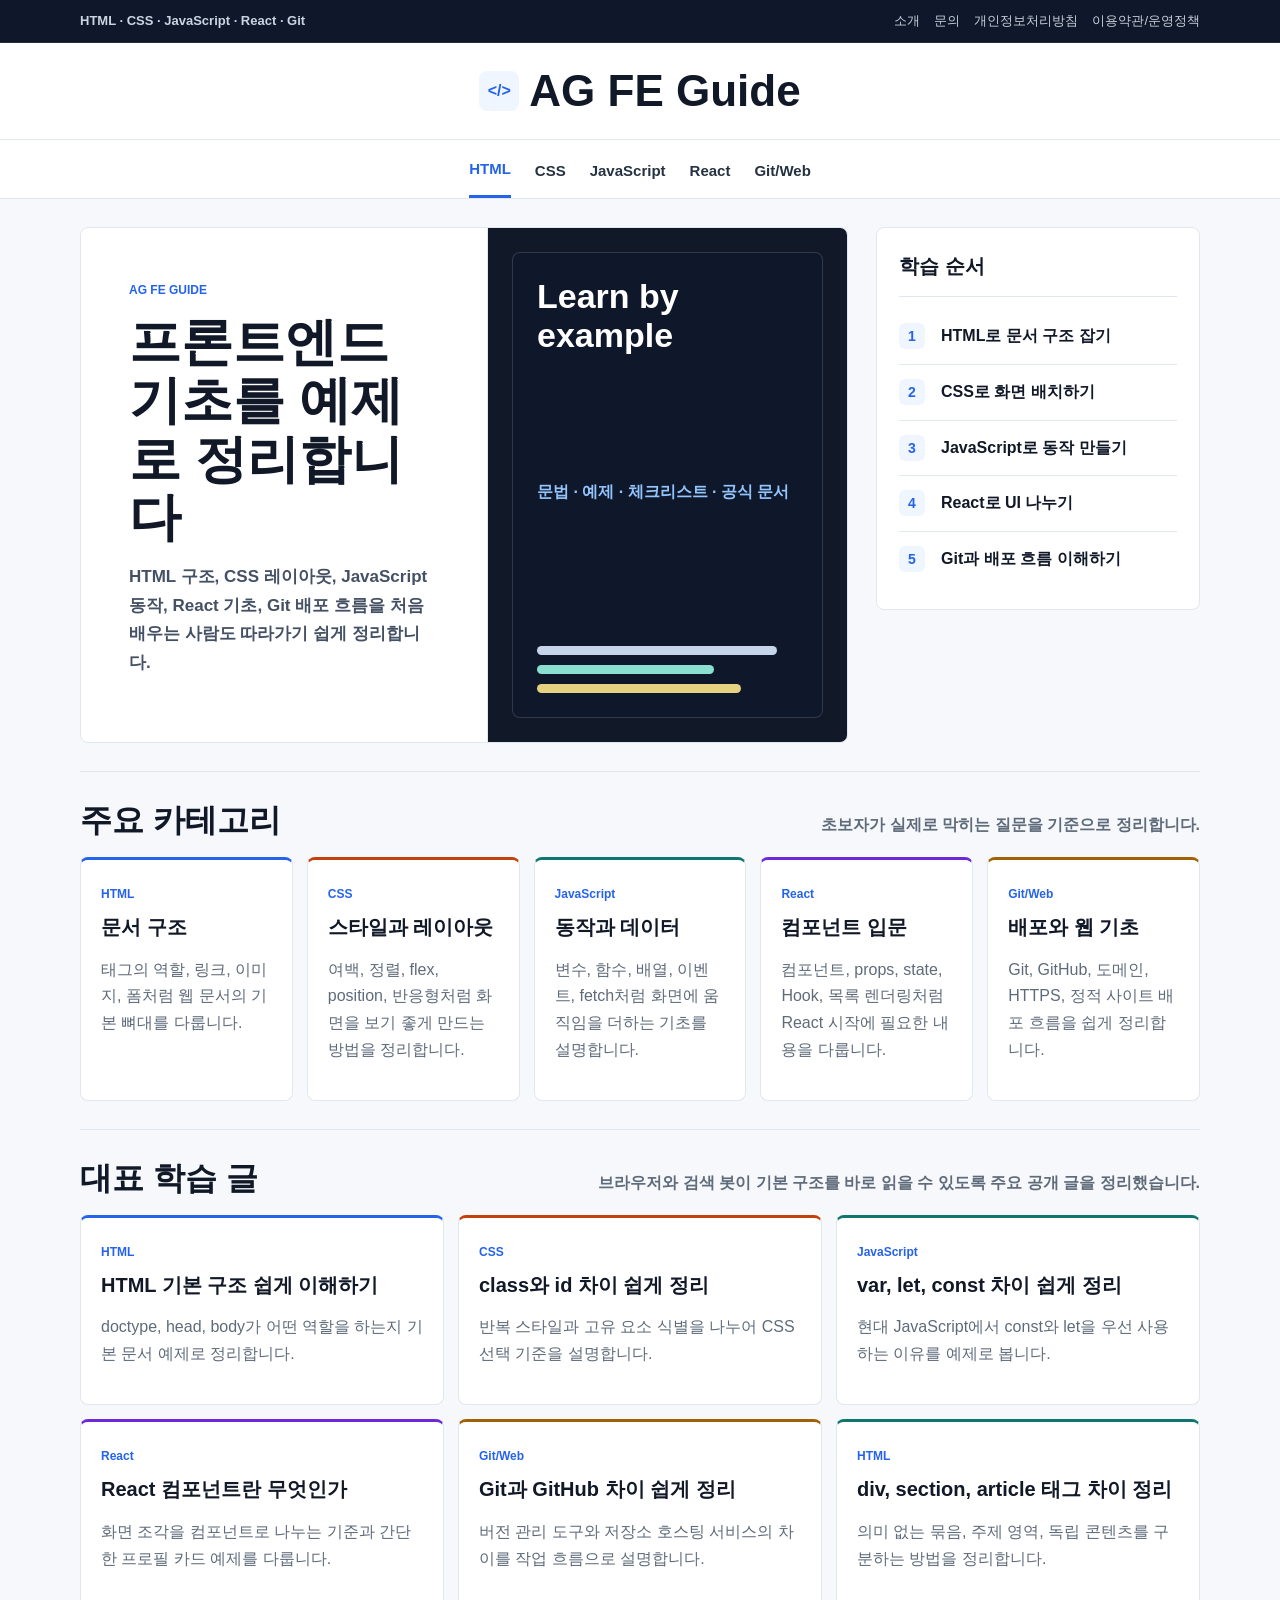
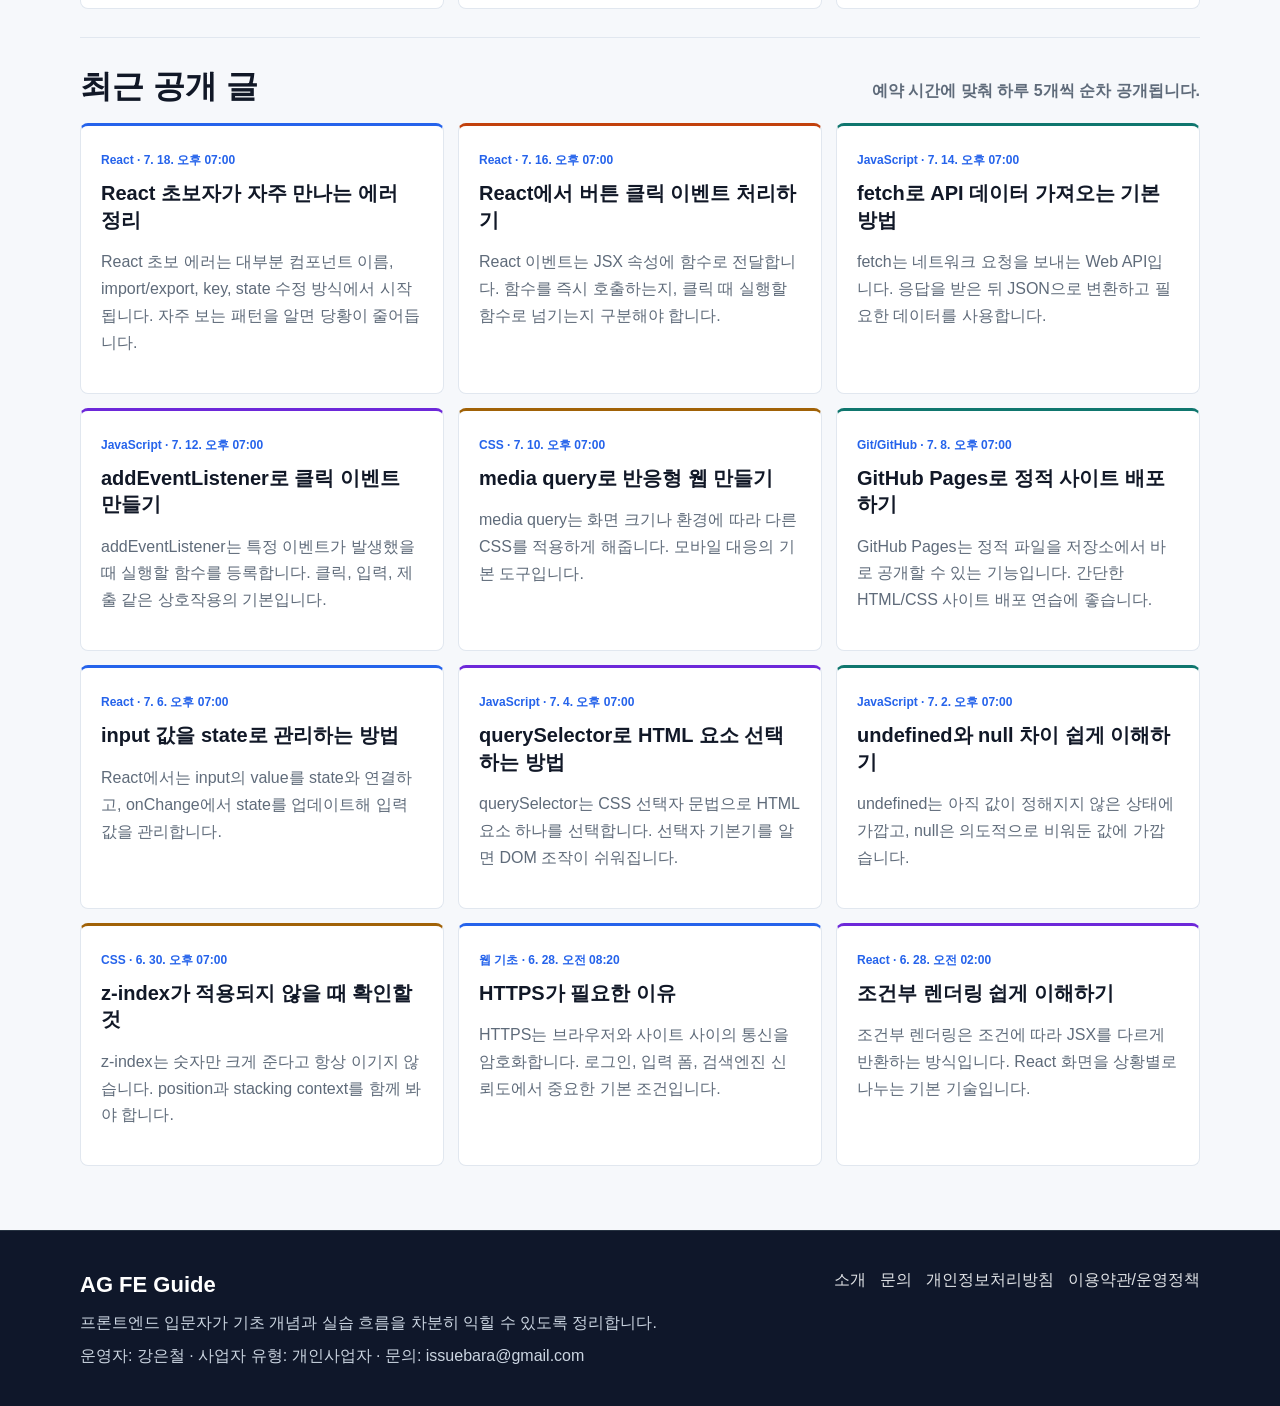
<file: index.html>
<!doctype html>
<html lang="ko">
<head>
  <meta charset="utf-8">
  <meta name="viewport" content="width=device-width, initial-scale=1">
  <title>AG FE Guide | 처음 배우는 프론트엔드 가이드</title>
  <meta name="description" content="HTML, CSS, JavaScript, React를 처음 배우는 사람을 위한 쉬운 프론트엔드 입문 가이드입니다.">
  <meta name="google-adsense-account" content="ca-pub-4558482087323814">
  <script async src="https://pagead2.googlesyndication.com/pagead/js/adsbygoogle.js?client=ca-pub-4558482087323814" crossorigin="anonymous"></script>
  <link rel="stylesheet" href="./styles.css">
</head>
<body>
  <header class="topbar">
    <div class="container topbar-inner">
      <span>HTML · CSS · JavaScript · React · Git</span>
      <nav aria-label="보조 메뉴">
        <a href="./about.html">소개</a>
        <a href="./contact.html">문의</a>
        <a href="./privacy.html">개인정보처리방침</a>
        <a href="./terms.html">이용약관/운영정책</a>
      </nav>
    </div>
  </header>
  <header class="masthead">
    <a class="logo" href="./" aria-label="AG FE Guide 홈">
      <strong>AG FE Guide</strong>
    </a>
  </header>
  <nav class="category-nav" aria-label="주요 카테고리">
    <div class="container category-inner">
      <span class="menu-icon" aria-hidden="true"></span>
      <a href="./category-documents.html">HTML</a>
      <a href="./category-account.html">CSS</a>
      <a href="./category-home.html">JavaScript</a>
      <a href="./category-daily.html">React</a>
      <a href="./category-digital.html">Git/Web</a>
    </div>
  </nav>
  <main class="container home">
    <section class="hero">
      <div class="hero-copy">
        <span class="eyebrow">AG FE GUIDE</span>
        <h1>프론트엔드 기초를 예제로 정리합니다</h1>
        <p>HTML 구조, CSS 레이아웃, JavaScript 동작, React 기초, Git 배포 흐름을 처음 배우는 사람도 따라가기 쉽게 정리합니다.</p>
      </div>
      <div class="hero-visual" aria-hidden="true">
        <div class="visual-card">
          <strong>Learn by example</strong>
          <span>문법 · 예제 · 체크리스트 · 공식 문서</span>
          <div class="visual-lines"><i></i><i></i><i></i></div>
        </div>
      </div>
    </section>
    <aside class="side-panel">
      <h2>학습 순서</h2>
      <ol>
        <li><a href="./category-documents.html">HTML로 문서 구조 잡기</a></li>
        <li><a href="./category-account.html">CSS로 화면 배치하기</a></li>
        <li><a href="./category-home.html">JavaScript로 동작 만들기</a></li>
        <li><a href="./category-daily.html">React로 UI 나누기</a></li>
        <li><a href="./category-digital.html">Git과 배포 흐름 이해하기</a></li>
      </ol>
    </aside>
    <section class="section">
      <div class="section-head"><h2>주요 카테고리</h2><p>초보자가 실제로 막히는 질문을 기준으로 정리합니다.</p></div>
      <div class="category-grid">
        <article class="category-card"><span class="meta">HTML</span><h3><a href="./category-documents.html">문서 구조</a></h3><p>태그의 역할, 링크, 이미지, 폼처럼 웹 문서의 기본 뼈대를 다룹니다.</p></article>
        <article class="category-card"><span class="meta">CSS</span><h3><a href="./category-account.html">스타일과 레이아웃</a></h3><p>여백, 정렬, flex, position, 반응형처럼 화면을 보기 좋게 만드는 방법을 정리합니다.</p></article>
        <article class="category-card"><span class="meta">JavaScript</span><h3><a href="./category-home.html">동작과 데이터</a></h3><p>변수, 함수, 배열, 이벤트, fetch처럼 화면에 움직임을 더하는 기초를 설명합니다.</p></article>
        <article class="category-card"><span class="meta">React</span><h3><a href="./category-daily.html">컴포넌트 입문</a></h3><p>컴포넌트, props, state, Hook, 목록 렌더링처럼 React 시작에 필요한 내용을 다룹니다.</p></article>
        <article class="category-card"><span class="meta">Git/Web</span><h3><a href="./category-digital.html">배포와 웹 기초</a></h3><p>Git, GitHub, 도메인, HTTPS, 정적 사이트 배포 흐름을 쉽게 정리합니다.</p></article>
      </div>
    </section>
    <section class="section static-articles" aria-labelledby="static-articles-title">
      <div class="section-head"><h2 id="static-articles-title">대표 학습 글</h2><p>브라우저와 검색 봇이 기본 구조를 바로 읽을 수 있도록 주요 공개 글을 정리했습니다.</p></div>
      <div class="post-grid">
        <article class="post-card"><span class="meta">HTML</span><h3><a href="./post.html?slug=html-basic-structure">HTML 기본 구조 쉽게 이해하기</a></h3><p>doctype, head, body가 어떤 역할을 하는지 기본 문서 예제로 정리합니다.</p></article>
        <article class="post-card"><span class="meta">CSS</span><h3><a href="./post.html?slug=css-class-id-difference">class와 id 차이 쉽게 정리</a></h3><p>반복 스타일과 고유 요소 식별을 나누어 CSS 선택 기준을 설명합니다.</p></article>
        <article class="post-card"><span class="meta">JavaScript</span><h3><a href="./post.html?slug=js-var-let-const">var, let, const 차이 쉽게 정리</a></h3><p>현대 JavaScript에서 const와 let을 우선 사용하는 이유를 예제로 봅니다.</p></article>
        <article class="post-card"><span class="meta">React</span><h3><a href="./post.html?slug=react-component-intro">React 컴포넌트란 무엇인가</a></h3><p>화면 조각을 컴포넌트로 나누는 기준과 간단한 프로필 카드 예제를 다룹니다.</p></article>
        <article class="post-card"><span class="meta">Git/Web</span><h3><a href="./post.html?slug=git-github-difference">Git과 GitHub 차이 쉽게 정리</a></h3><p>버전 관리 도구와 저장소 호스팅 서비스의 차이를 작업 흐름으로 설명합니다.</p></article>
        <article class="post-card"><span class="meta">HTML</span><h3><a href="./post.html?slug=html-div-section-article">div, section, article 태그 차이 정리</a></h3><p>의미 없는 묶음, 주제 영역, 독립 콘텐츠를 구분하는 방법을 정리합니다.</p></article>
      </div>
    </section>
    <section class="section"><div class="section-head"><h2>최근 공개 글</h2><p>예약 시간에 맞춰 하루 5개씩 순차 공개됩니다.</p></div><div class="post-grid" data-post-list="latest"></div></section>
  </main>
  <footer class="footer"><div class="container footer-inner"><div><strong>AG FE Guide</strong><p>프론트엔드 입문자가 기초 개념과 실습 흐름을 차분히 익힐 수 있도록 정리합니다.</p><p>운영자: 강은철 · 사업자 유형: 개인사업자 · 문의: issuebara@gmail.com</p></div><nav aria-label="푸터 메뉴"><a href="./about.html">소개</a><a href="./contact.html">문의</a><a href="./privacy.html">개인정보처리방침</a><a href="./terms.html">이용약관/운영정책</a></nav></div></footer>
  <script src="./posts-data.js"></script>
  <script src="./schedule.js"></script>
</body>
</html>
</file>
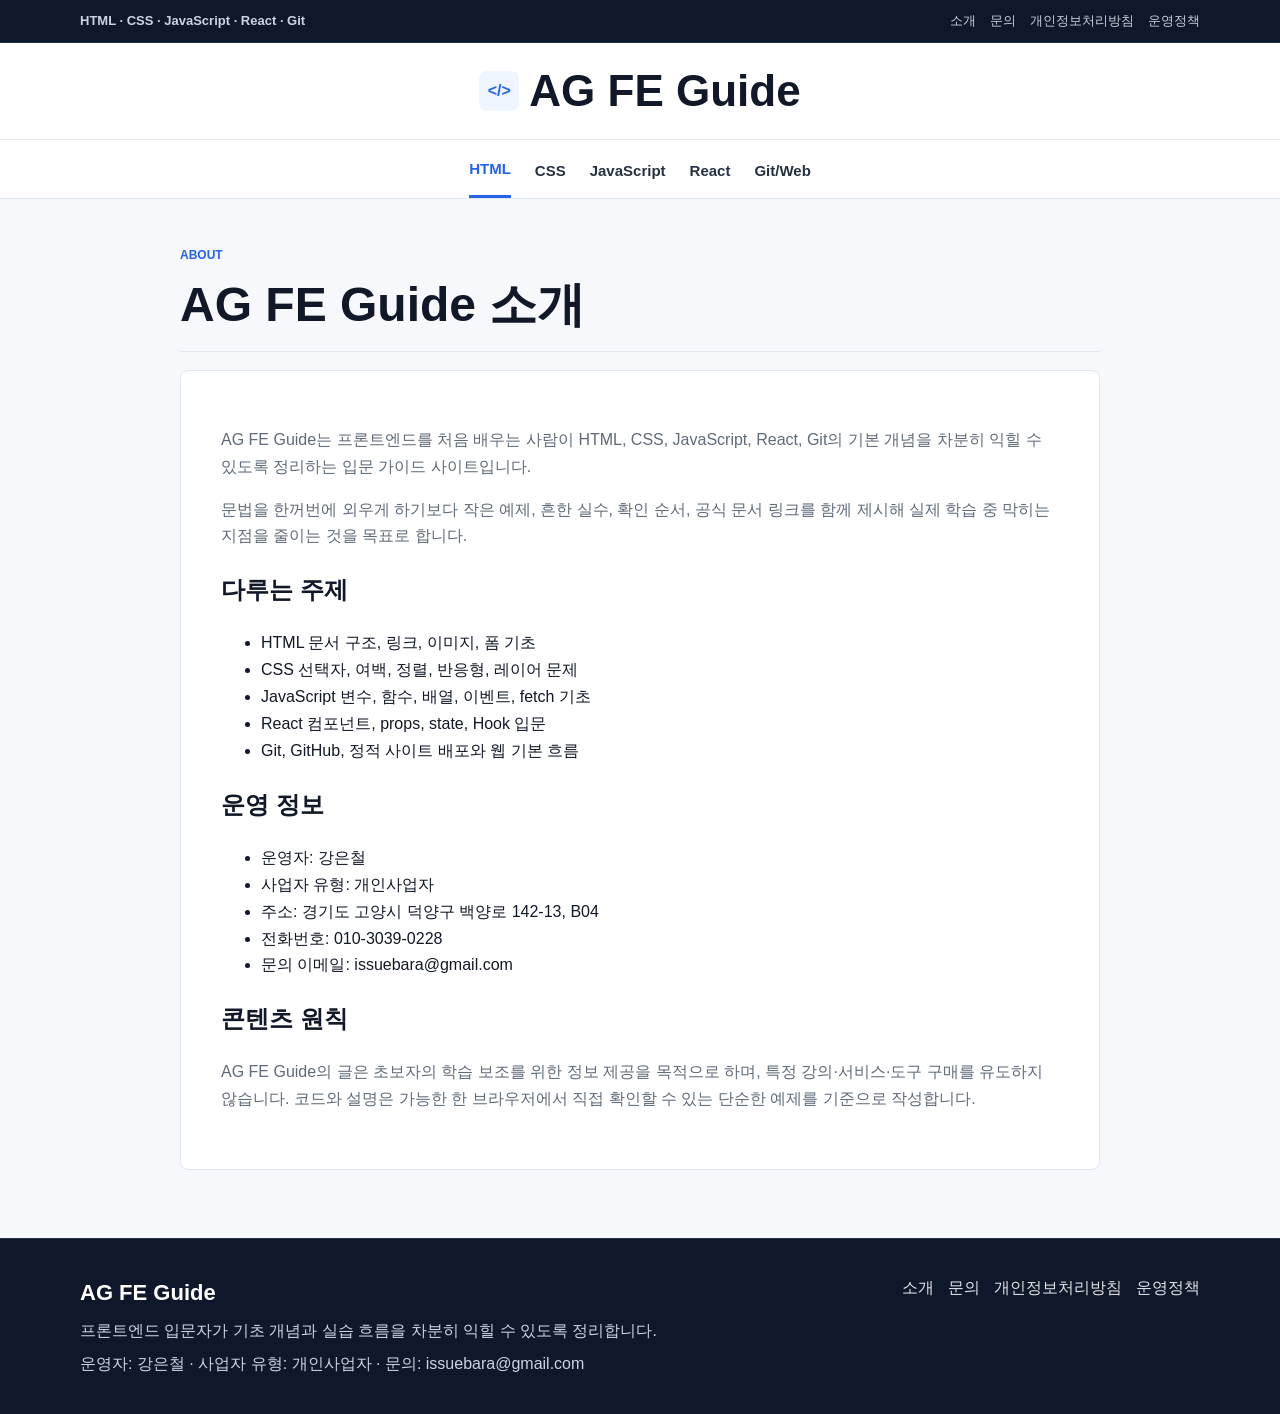
<file: about.html>
<!doctype html>
<html lang="ko">
<head>
  <meta charset="utf-8">
  <meta name="viewport" content="width=device-width, initial-scale=1">
  <title>소개 | AG FE Guide</title>
  <meta name="description" content="AG FE Guide는 프론트엔드 입문자를 위한 HTML, CSS, JavaScript, React, Git 기초 가이드입니다.">
  <meta name="google-adsense-account" content="ca-pub-4558482087323814">
  <script async src="https://pagead2.googlesyndication.com/pagead/js/adsbygoogle.js?client=ca-pub-4558482087323814" crossorigin="anonymous"></script>
  <link rel="stylesheet" href="./styles.css">
</head>
<body>
  <header class="topbar">
    <div class="container topbar-inner">
      <span>HTML · CSS · JavaScript · React · Git</span>
      <nav aria-label="보조 메뉴">
        <a href="./about.html">소개</a>
        <a href="./contact.html">문의</a>
        <a href="./privacy.html">개인정보처리방침</a>
        <a href="./terms.html">운영정책</a>
      </nav>
    </div>
  </header>
  <header class="masthead">
    <a class="logo" href="./" aria-label="AG FE Guide 홈">
      <strong>AG FE Guide</strong>
    </a>
  </header>
  <nav class="category-nav" aria-label="주요 카테고리">
    <div class="container category-inner">
      <span class="menu-icon" aria-hidden="true"></span>
      <a href="./category-documents.html">HTML</a>
      <a href="./category-account.html">CSS</a>
      <a href="./category-home.html">JavaScript</a>
      <a href="./category-daily.html">React</a>
      <a href="./category-digital.html">Git/Web</a>
    </div>
  </nav>
  <main class="page">
    <span class="meta">ABOUT</span>
    <h1>AG FE Guide 소개</h1>
    <div class="page-copy">
      <p>AG FE Guide는 프론트엔드를 처음 배우는 사람이 HTML, CSS, JavaScript, React, Git의 기본 개념을 차분히 익힐 수 있도록 정리하는 입문 가이드 사이트입니다.</p>
      <p>문법을 한꺼번에 외우게 하기보다 작은 예제, 흔한 실수, 확인 순서, 공식 문서 링크를 함께 제시해 실제 학습 중 막히는 지점을 줄이는 것을 목표로 합니다.</p>
      <h2>다루는 주제</h2>
      <ul>
        <li>HTML 문서 구조, 링크, 이미지, 폼 기초</li>
        <li>CSS 선택자, 여백, 정렬, 반응형, 레이어 문제</li>
        <li>JavaScript 변수, 함수, 배열, 이벤트, fetch 기초</li>
        <li>React 컴포넌트, props, state, Hook 입문</li>
        <li>Git, GitHub, 정적 사이트 배포와 웹 기본 흐름</li>
      </ul>
      <h2>운영 정보</h2>
      <ul>
        <li>운영자: 강은철</li>
        <li>사업자 유형: 개인사업자</li>
        <li>주소: 경기도 고양시 덕양구 백양로 142-13, B04</li>
        <li>전화번호: 010-3039-0228</li>
        <li>문의 이메일: issuebara@gmail.com</li>
      </ul>
      <h2>콘텐츠 원칙</h2>
      <p>AG FE Guide의 글은 초보자의 학습 보조를 위한 정보 제공을 목적으로 하며, 특정 강의·서비스·도구 구매를 유도하지 않습니다. 코드와 설명은 가능한 한 브라우저에서 직접 확인할 수 있는 단순한 예제를 기준으로 작성합니다.</p>
    </div>
  </main>
  <footer class="footer">
    <div class="container footer-inner">
      <div>
        <strong>AG FE Guide</strong>
        <p>프론트엔드 입문자가 기초 개념과 실습 흐름을 차분히 익힐 수 있도록 정리합니다.</p>
        <p>운영자: 강은철 · 사업자 유형: 개인사업자 · 문의: issuebara@gmail.com</p>
      </div>
      <nav aria-label="푸터 메뉴">
        <a href="./about.html">소개</a>
        <a href="./contact.html">문의</a>
        <a href="./privacy.html">개인정보처리방침</a>
        <a href="./terms.html">운영정책</a>
      </nav>
    </div>
  </footer>
</body>
</html>
</file>
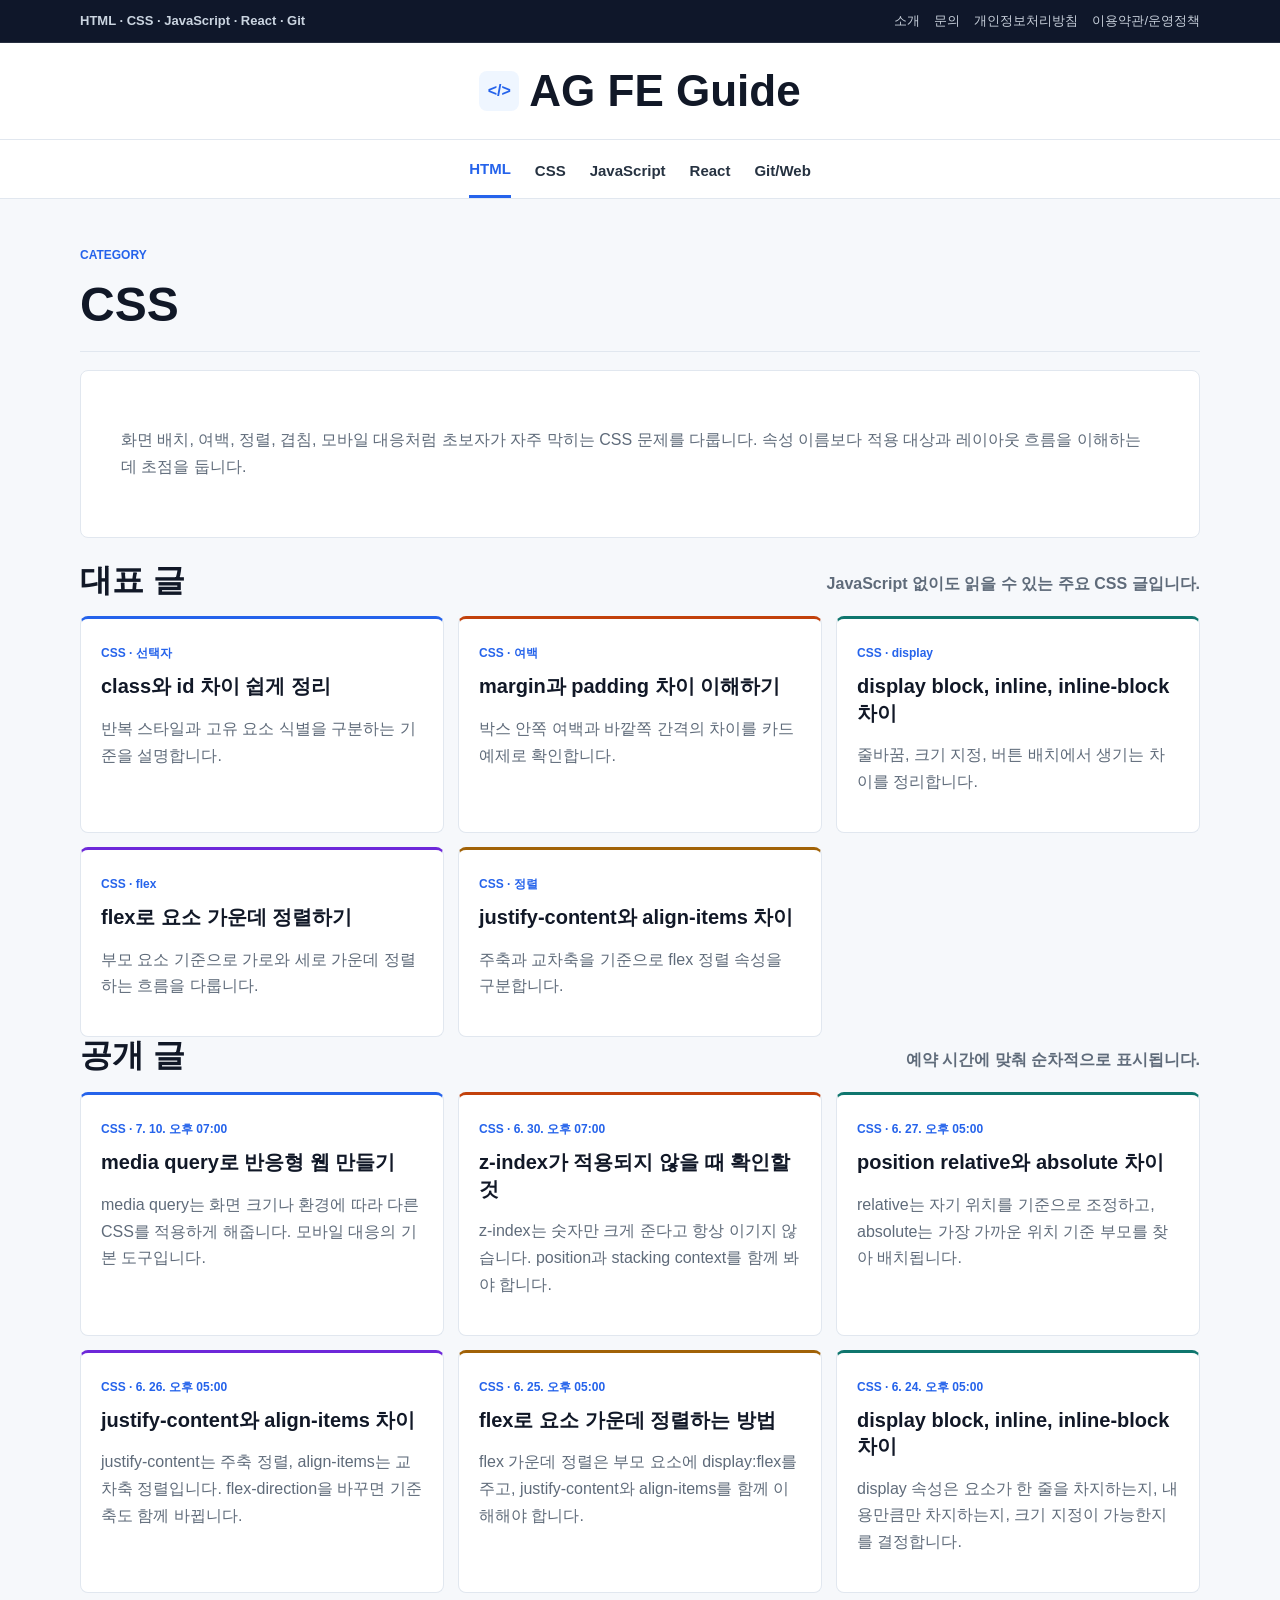
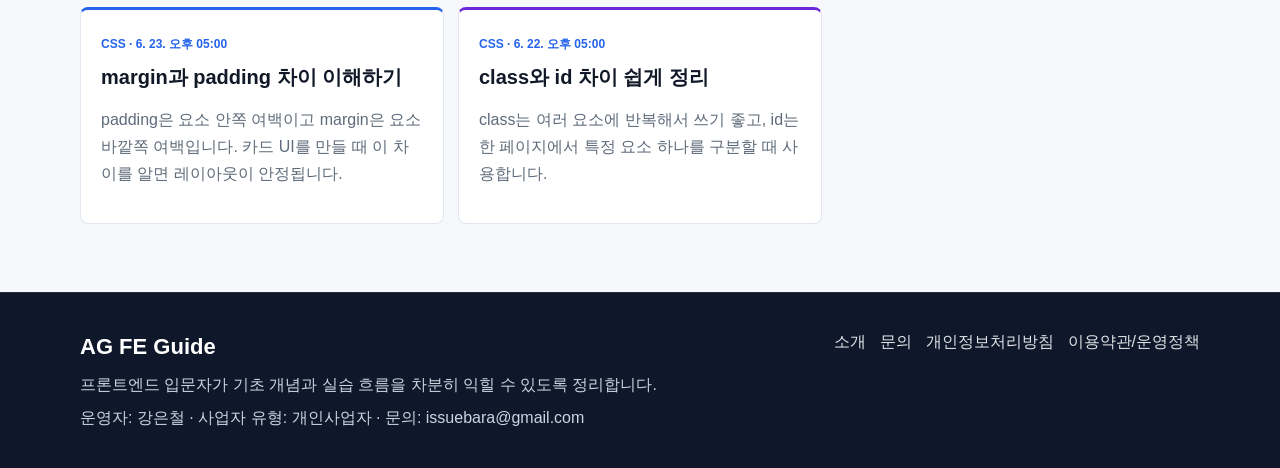
<file: category-account.html>
<!doctype html>
<html lang="ko">
<head>
  <meta charset="utf-8">
  <meta name="viewport" content="width=device-width, initial-scale=1">
  <title>CSS | AG FE Guide</title>
  <meta name="description" content="CSS 선택자, 여백, 정렬, 레이아웃, 반응형 웹을 초보자 기준으로 정리합니다.">
  <meta name="google-adsense-account" content="ca-pub-4558482087323814">
  <script async src="https://pagead2.googlesyndication.com/pagead/js/adsbygoogle.js?client=ca-pub-4558482087323814" crossorigin="anonymous"></script>
  <link rel="stylesheet" href="./styles.css">
</head>
<body>
  <header class="topbar"><div class="container topbar-inner"><span>HTML · CSS · JavaScript · React · Git</span><nav aria-label="보조 메뉴"><a href="./about.html">소개</a><a href="./contact.html">문의</a><a href="./privacy.html">개인정보처리방침</a><a href="./terms.html">이용약관/운영정책</a></nav></div></header>
  <header class="masthead"><a class="logo" href="./" aria-label="AG FE Guide 홈"><strong>AG FE Guide</strong></a></header>
  <nav class="category-nav" aria-label="주요 카테고리"><div class="container category-inner"><span class="menu-icon" aria-hidden="true"></span><a href="./category-documents.html">HTML</a><a href="./category-account.html">CSS</a><a href="./category-home.html">JavaScript</a><a href="./category-daily.html">React</a><a href="./category-digital.html">Git/Web</a></div></nav>
  <main class="page wide-page">
    <span class="meta">CATEGORY</span>
    <h1>CSS</h1>
    <div class="page-copy intro-copy"><p>화면 배치, 여백, 정렬, 겹침, 모바일 대응처럼 초보자가 자주 막히는 CSS 문제를 다룹니다. 속성 이름보다 적용 대상과 레이아웃 흐름을 이해하는 데 초점을 둡니다.</p></div>
    <section class="section category-section">
      <div class="section-head"><h2>대표 글</h2><p>JavaScript 없이도 읽을 수 있는 주요 CSS 글입니다.</p></div>
      <div class="post-grid static-articles">
        <article class="post-card"><span class="meta">CSS · 선택자</span><h3><a href="./post.html?slug=css-class-id-difference">class와 id 차이 쉽게 정리</a></h3><p>반복 스타일과 고유 요소 식별을 구분하는 기준을 설명합니다.</p></article>
        <article class="post-card"><span class="meta">CSS · 여백</span><h3><a href="./post.html?slug=css-margin-padding">margin과 padding 차이 이해하기</a></h3><p>박스 안쪽 여백과 바깥쪽 간격의 차이를 카드 예제로 확인합니다.</p></article>
        <article class="post-card"><span class="meta">CSS · display</span><h3><a href="./post.html?slug=css-display-block-inline">display block, inline, inline-block 차이</a></h3><p>줄바꿈, 크기 지정, 버튼 배치에서 생기는 차이를 정리합니다.</p></article>
        <article class="post-card"><span class="meta">CSS · flex</span><h3><a href="./post.html?slug=css-flex-center">flex로 요소 가운데 정렬하기</a></h3><p>부모 요소 기준으로 가로와 세로 가운데 정렬하는 흐름을 다룹니다.</p></article>
        <article class="post-card"><span class="meta">CSS · 정렬</span><h3><a href="./post.html?slug=css-justify-align">justify-content와 align-items 차이</a></h3><p>주축과 교차축을 기준으로 flex 정렬 속성을 구분합니다.</p></article>
      </div>
    </section>
    <section class="section category-section"><div class="section-head"><h2>공개 글</h2><p>예약 시간에 맞춰 순차적으로 표시됩니다.</p></div><div class="post-grid" data-post-list="category" data-post-category="css"></div></section>
  </main>
  <footer class="footer"><div class="container footer-inner"><div><strong>AG FE Guide</strong><p>프론트엔드 입문자가 기초 개념과 실습 흐름을 차분히 익힐 수 있도록 정리합니다.</p><p>운영자: 강은철 · 사업자 유형: 개인사업자 · 문의: issuebara@gmail.com</p></div><nav aria-label="푸터 메뉴"><a href="./about.html">소개</a><a href="./contact.html">문의</a><a href="./privacy.html">개인정보처리방침</a><a href="./terms.html">이용약관/운영정책</a></nav></div></footer>
  <script src="./posts-data.js"></script>
  <script src="./schedule.js"></script>
</body>
</html>
</file>
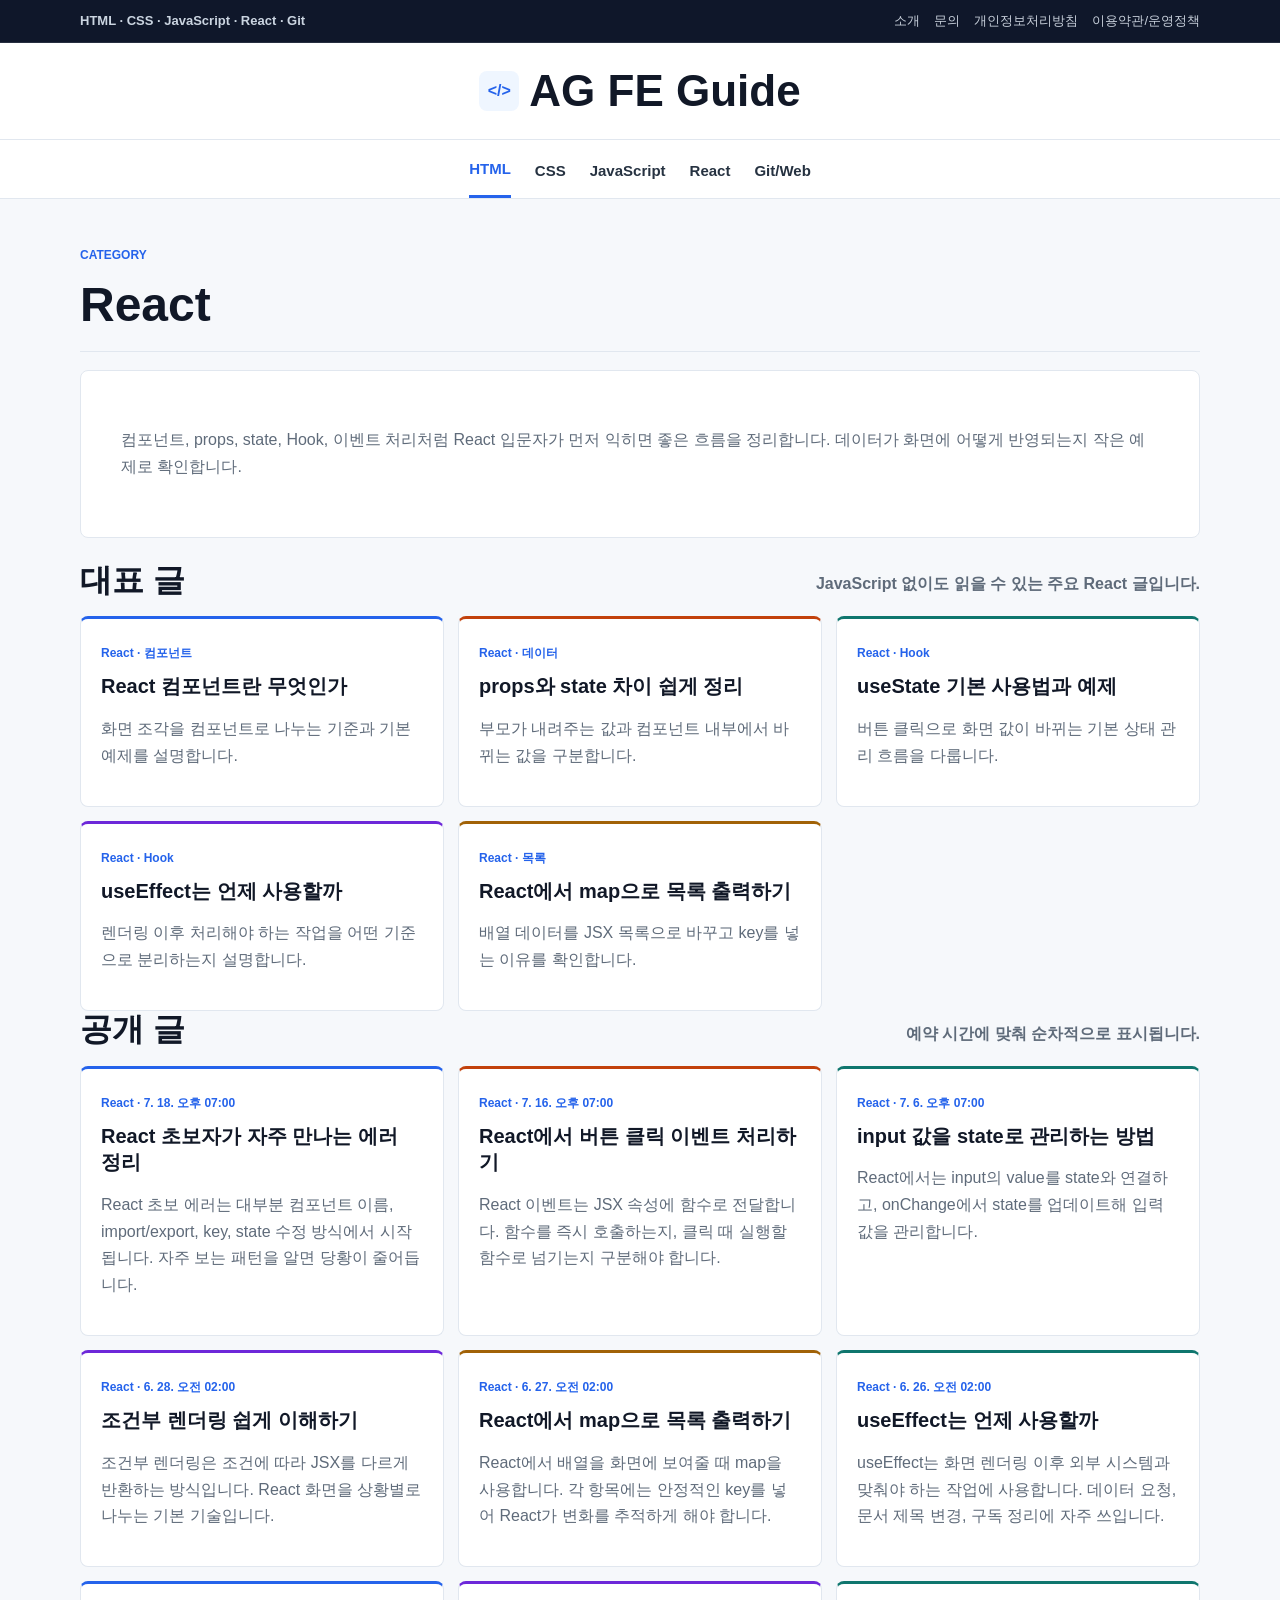
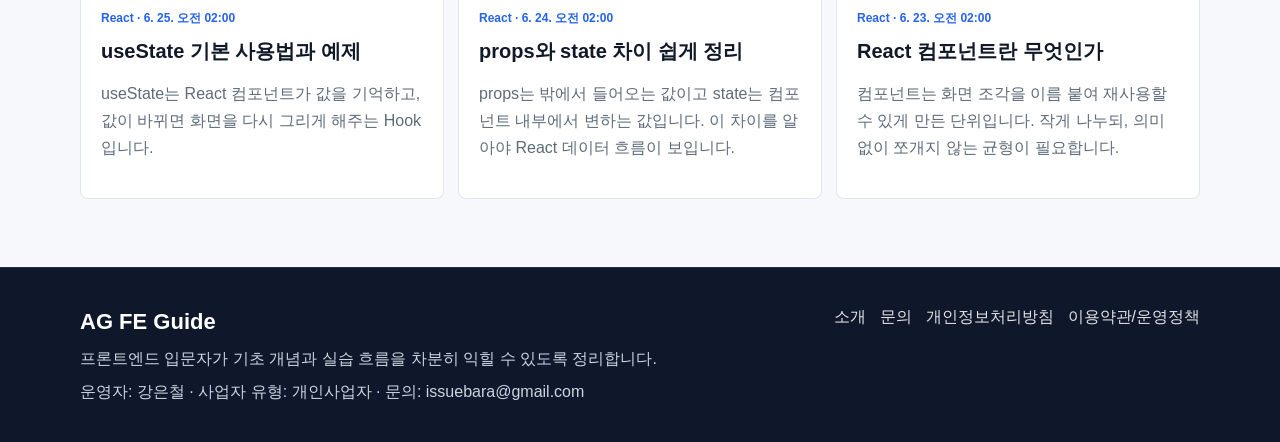
<file: category-daily.html>
<!doctype html>
<html lang="ko">
<head>
  <meta charset="utf-8">
  <meta name="viewport" content="width=device-width, initial-scale=1">
  <title>React | AG FE Guide</title>
  <meta name="description" content="React 컴포넌트, props, state, useState, useEffect, 렌더링 기초를 초보자 기준으로 정리합니다.">
  <meta name="google-adsense-account" content="ca-pub-4558482087323814">
  <script async src="https://pagead2.googlesyndication.com/pagead/js/adsbygoogle.js?client=ca-pub-4558482087323814" crossorigin="anonymous"></script>
  <link rel="stylesheet" href="./styles.css">
</head>
<body>
  <header class="topbar"><div class="container topbar-inner"><span>HTML · CSS · JavaScript · React · Git</span><nav aria-label="보조 메뉴"><a href="./about.html">소개</a><a href="./contact.html">문의</a><a href="./privacy.html">개인정보처리방침</a><a href="./terms.html">이용약관/운영정책</a></nav></div></header>
  <header class="masthead"><a class="logo" href="./" aria-label="AG FE Guide 홈"><strong>AG FE Guide</strong></a></header>
  <nav class="category-nav" aria-label="주요 카테고리"><div class="container category-inner"><span class="menu-icon" aria-hidden="true"></span><a href="./category-documents.html">HTML</a><a href="./category-account.html">CSS</a><a href="./category-home.html">JavaScript</a><a href="./category-daily.html">React</a><a href="./category-digital.html">Git/Web</a></div></nav>
  <main class="page wide-page">
    <span class="meta">CATEGORY</span>
    <h1>React</h1>
    <div class="page-copy intro-copy"><p>컴포넌트, props, state, Hook, 이벤트 처리처럼 React 입문자가 먼저 익히면 좋은 흐름을 정리합니다. 데이터가 화면에 어떻게 반영되는지 작은 예제로 확인합니다.</p></div>
    <section class="section category-section">
      <div class="section-head"><h2>대표 글</h2><p>JavaScript 없이도 읽을 수 있는 주요 React 글입니다.</p></div>
      <div class="post-grid static-articles">
        <article class="post-card"><span class="meta">React · 컴포넌트</span><h3><a href="./post.html?slug=react-component-intro">React 컴포넌트란 무엇인가</a></h3><p>화면 조각을 컴포넌트로 나누는 기준과 기본 예제를 설명합니다.</p></article>
        <article class="post-card"><span class="meta">React · 데이터</span><h3><a href="./post.html?slug=react-props-state">props와 state 차이 쉽게 정리</a></h3><p>부모가 내려주는 값과 컴포넌트 내부에서 바뀌는 값을 구분합니다.</p></article>
        <article class="post-card"><span class="meta">React · Hook</span><h3><a href="./post.html?slug=react-usestate-basic">useState 기본 사용법과 예제</a></h3><p>버튼 클릭으로 화면 값이 바뀌는 기본 상태 관리 흐름을 다룹니다.</p></article>
        <article class="post-card"><span class="meta">React · Hook</span><h3><a href="./post.html?slug=react-useeffect-when">useEffect는 언제 사용할까</a></h3><p>렌더링 이후 처리해야 하는 작업을 어떤 기준으로 분리하는지 설명합니다.</p></article>
        <article class="post-card"><span class="meta">React · 목록</span><h3><a href="./post.html?slug=react-map-list-rendering">React에서 map으로 목록 출력하기</a></h3><p>배열 데이터를 JSX 목록으로 바꾸고 key를 넣는 이유를 확인합니다.</p></article>
      </div>
    </section>
    <section class="section category-section"><div class="section-head"><h2>공개 글</h2><p>예약 시간에 맞춰 순차적으로 표시됩니다.</p></div><div class="post-grid" data-post-list="category" data-post-category="react"></div></section>
  </main>
  <footer class="footer"><div class="container footer-inner"><div><strong>AG FE Guide</strong><p>프론트엔드 입문자가 기초 개념과 실습 흐름을 차분히 익힐 수 있도록 정리합니다.</p><p>운영자: 강은철 · 사업자 유형: 개인사업자 · 문의: issuebara@gmail.com</p></div><nav aria-label="푸터 메뉴"><a href="./about.html">소개</a><a href="./contact.html">문의</a><a href="./privacy.html">개인정보처리방침</a><a href="./terms.html">이용약관/운영정책</a></nav></div></footer>
  <script src="./posts-data.js"></script>
  <script src="./schedule.js"></script>
</body>
</html>
</file>
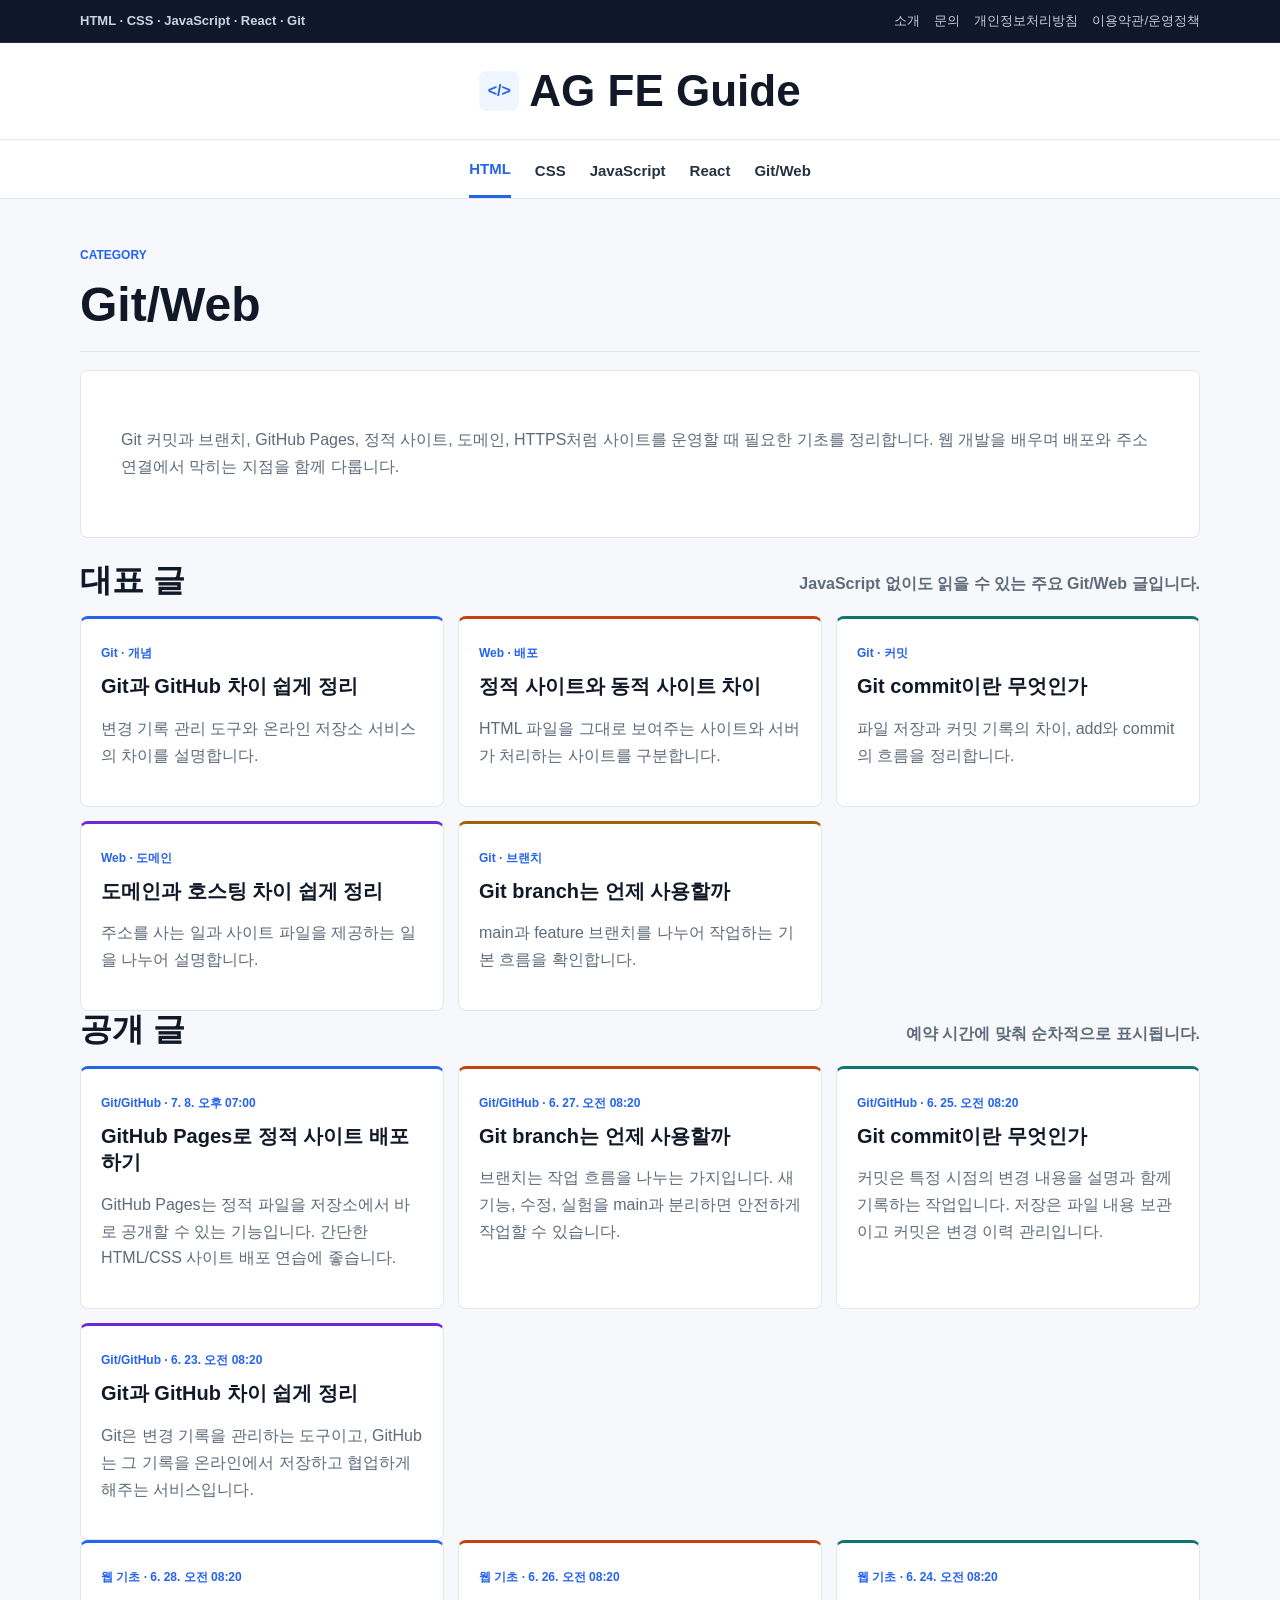
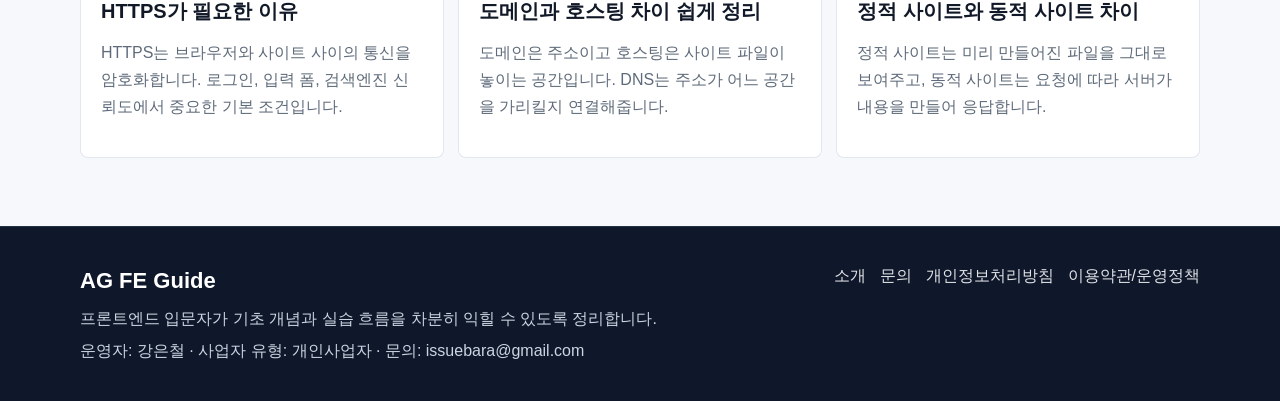
<file: category-digital.html>
<!doctype html>
<html lang="ko">
<head>
  <meta charset="utf-8">
  <meta name="viewport" content="width=device-width, initial-scale=1">
  <title>Git/Web | AG FE Guide</title>
  <meta name="description" content="Git, GitHub, 배포, 도메인, HTTPS 같은 웹 개발 기초 흐름을 초보자 기준으로 정리합니다.">
  <meta name="google-adsense-account" content="ca-pub-4558482087323814">
  <script async src="https://pagead2.googlesyndication.com/pagead/js/adsbygoogle.js?client=ca-pub-4558482087323814" crossorigin="anonymous"></script>
  <link rel="stylesheet" href="./styles.css">
</head>
<body>
  <header class="topbar"><div class="container topbar-inner"><span>HTML · CSS · JavaScript · React · Git</span><nav aria-label="보조 메뉴"><a href="./about.html">소개</a><a href="./contact.html">문의</a><a href="./privacy.html">개인정보처리방침</a><a href="./terms.html">이용약관/운영정책</a></nav></div></header>
  <header class="masthead"><a class="logo" href="./" aria-label="AG FE Guide 홈"><strong>AG FE Guide</strong></a></header>
  <nav class="category-nav" aria-label="주요 카테고리"><div class="container category-inner"><span class="menu-icon" aria-hidden="true"></span><a href="./category-documents.html">HTML</a><a href="./category-account.html">CSS</a><a href="./category-home.html">JavaScript</a><a href="./category-daily.html">React</a><a href="./category-digital.html">Git/Web</a></div></nav>
  <main class="page wide-page">
    <span class="meta">CATEGORY</span>
    <h1>Git/Web</h1>
    <div class="page-copy intro-copy"><p>Git 커밋과 브랜치, GitHub Pages, 정적 사이트, 도메인, HTTPS처럼 사이트를 운영할 때 필요한 기초를 정리합니다. 웹 개발을 배우며 배포와 주소 연결에서 막히는 지점을 함께 다룹니다.</p></div>
    <section class="section category-section">
      <div class="section-head"><h2>대표 글</h2><p>JavaScript 없이도 읽을 수 있는 주요 Git/Web 글입니다.</p></div>
      <div class="post-grid static-articles">
        <article class="post-card"><span class="meta">Git · 개념</span><h3><a href="./post.html?slug=git-github-difference">Git과 GitHub 차이 쉽게 정리</a></h3><p>변경 기록 관리 도구와 온라인 저장소 서비스의 차이를 설명합니다.</p></article>
        <article class="post-card"><span class="meta">Web · 배포</span><h3><a href="./post.html?slug=static-dynamic-site">정적 사이트와 동적 사이트 차이</a></h3><p>HTML 파일을 그대로 보여주는 사이트와 서버가 처리하는 사이트를 구분합니다.</p></article>
        <article class="post-card"><span class="meta">Git · 커밋</span><h3><a href="./post.html?slug=git-commit-meaning">Git commit이란 무엇인가</a></h3><p>파일 저장과 커밋 기록의 차이, add와 commit의 흐름을 정리합니다.</p></article>
        <article class="post-card"><span class="meta">Web · 도메인</span><h3><a href="./post.html?slug=domain-hosting-difference">도메인과 호스팅 차이 쉽게 정리</a></h3><p>주소를 사는 일과 사이트 파일을 제공하는 일을 나누어 설명합니다.</p></article>
        <article class="post-card"><span class="meta">Git · 브랜치</span><h3><a href="./post.html?slug=git-branch-when">Git branch는 언제 사용할까</a></h3><p>main과 feature 브랜치를 나누어 작업하는 기본 흐름을 확인합니다.</p></article>
      </div>
    </section>
    <section class="section category-section"><div class="section-head"><h2>공개 글</h2><p>예약 시간에 맞춰 순차적으로 표시됩니다.</p></div><div class="post-grid" data-post-list="category" data-post-category="git"></div><div class="post-grid" data-post-list="category" data-post-category="web"></div></section>
  </main>
  <footer class="footer"><div class="container footer-inner"><div><strong>AG FE Guide</strong><p>프론트엔드 입문자가 기초 개념과 실습 흐름을 차분히 익힐 수 있도록 정리합니다.</p><p>운영자: 강은철 · 사업자 유형: 개인사업자 · 문의: issuebara@gmail.com</p></div><nav aria-label="푸터 메뉴"><a href="./about.html">소개</a><a href="./contact.html">문의</a><a href="./privacy.html">개인정보처리방침</a><a href="./terms.html">이용약관/운영정책</a></nav></div></footer>
  <script src="./posts-data.js"></script>
  <script src="./schedule.js"></script>
</body>
</html>
</file>
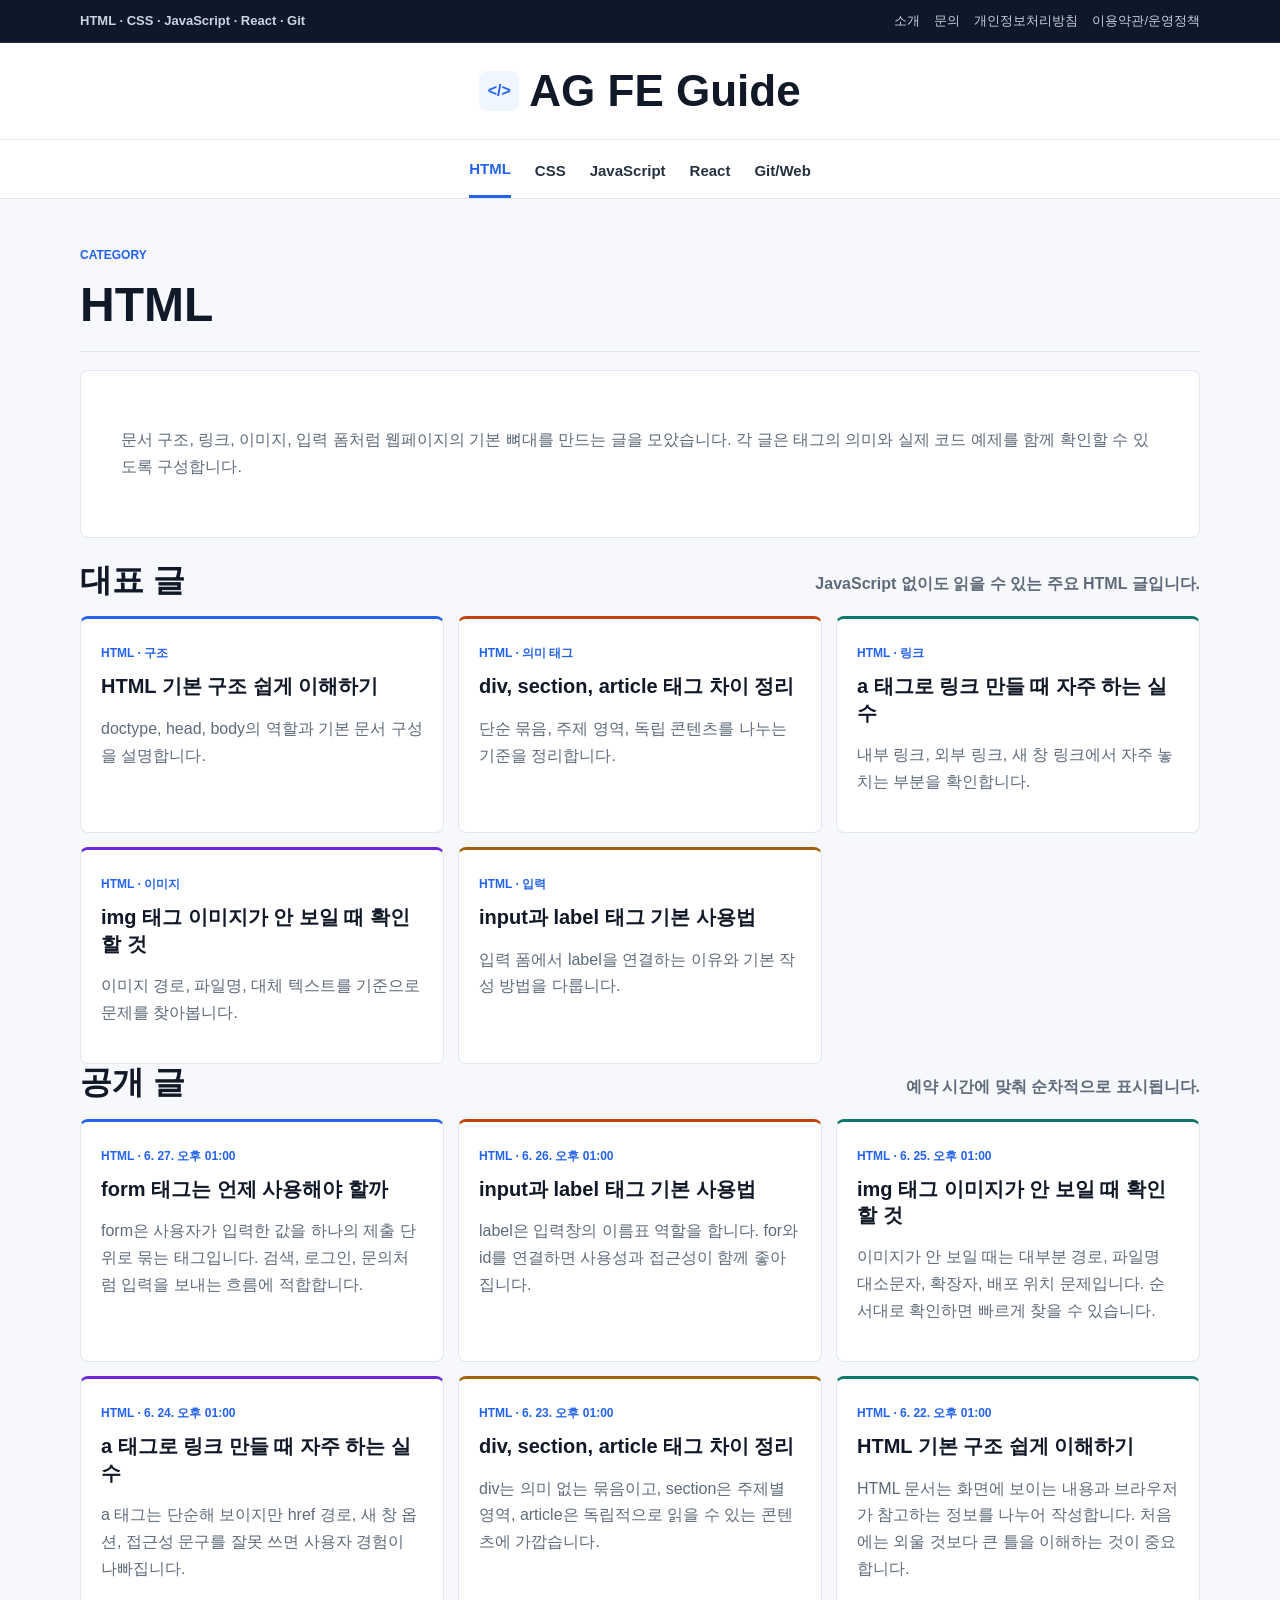
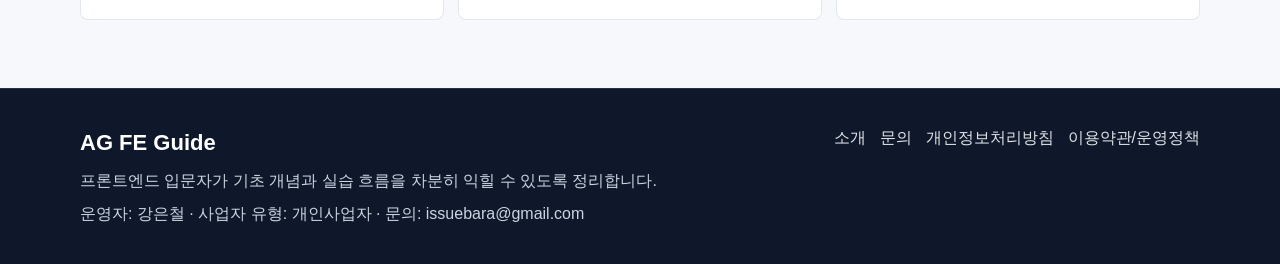
<file: category-documents.html>
<!doctype html>
<html lang="ko">
<head>
  <meta charset="utf-8">
  <meta name="viewport" content="width=device-width, initial-scale=1">
  <title>HTML | AG FE Guide</title>
  <meta name="description" content="HTML 태그, 문서 구조, 링크, 이미지, 폼을 초보자 기준으로 정리합니다.">
  <meta name="google-adsense-account" content="ca-pub-4558482087323814">
  <script async src="https://pagead2.googlesyndication.com/pagead/js/adsbygoogle.js?client=ca-pub-4558482087323814" crossorigin="anonymous"></script>
  <link rel="stylesheet" href="./styles.css">
</head>
<body>
  <header class="topbar"><div class="container topbar-inner"><span>HTML · CSS · JavaScript · React · Git</span><nav aria-label="보조 메뉴"><a href="./about.html">소개</a><a href="./contact.html">문의</a><a href="./privacy.html">개인정보처리방침</a><a href="./terms.html">이용약관/운영정책</a></nav></div></header>
  <header class="masthead"><a class="logo" href="./" aria-label="AG FE Guide 홈"><strong>AG FE Guide</strong></a></header>
  <nav class="category-nav" aria-label="주요 카테고리"><div class="container category-inner"><span class="menu-icon" aria-hidden="true"></span><a href="./category-documents.html">HTML</a><a href="./category-account.html">CSS</a><a href="./category-home.html">JavaScript</a><a href="./category-daily.html">React</a><a href="./category-digital.html">Git/Web</a></div></nav>
  <main class="page wide-page">
    <span class="meta">CATEGORY</span>
    <h1>HTML</h1>
    <div class="page-copy intro-copy"><p>문서 구조, 링크, 이미지, 입력 폼처럼 웹페이지의 기본 뼈대를 만드는 글을 모았습니다. 각 글은 태그의 의미와 실제 코드 예제를 함께 확인할 수 있도록 구성합니다.</p></div>
    <section class="section category-section">
      <div class="section-head"><h2>대표 글</h2><p>JavaScript 없이도 읽을 수 있는 주요 HTML 글입니다.</p></div>
      <div class="post-grid static-articles">
        <article class="post-card"><span class="meta">HTML · 구조</span><h3><a href="./post.html?slug=html-basic-structure">HTML 기본 구조 쉽게 이해하기</a></h3><p>doctype, head, body의 역할과 기본 문서 구성을 설명합니다.</p></article>
        <article class="post-card"><span class="meta">HTML · 의미 태그</span><h3><a href="./post.html?slug=html-div-section-article">div, section, article 태그 차이 정리</a></h3><p>단순 묶음, 주제 영역, 독립 콘텐츠를 나누는 기준을 정리합니다.</p></article>
        <article class="post-card"><span class="meta">HTML · 링크</span><h3><a href="./post.html?slug=html-anchor-link-mistakes">a 태그로 링크 만들 때 자주 하는 실수</a></h3><p>내부 링크, 외부 링크, 새 창 링크에서 자주 놓치는 부분을 확인합니다.</p></article>
        <article class="post-card"><span class="meta">HTML · 이미지</span><h3><a href="./post.html?slug=html-img-not-showing">img 태그 이미지가 안 보일 때 확인할 것</a></h3><p>이미지 경로, 파일명, 대체 텍스트를 기준으로 문제를 찾아봅니다.</p></article>
        <article class="post-card"><span class="meta">HTML · 입력</span><h3><a href="./post.html?slug=html-input-label">input과 label 태그 기본 사용법</a></h3><p>입력 폼에서 label을 연결하는 이유와 기본 작성 방법을 다룹니다.</p></article>
      </div>
    </section>
    <section class="section category-section"><div class="section-head"><h2>공개 글</h2><p>예약 시간에 맞춰 순차적으로 표시됩니다.</p></div><div class="post-grid" data-post-list="category" data-post-category="html"></div></section>
  </main>
  <footer class="footer"><div class="container footer-inner"><div><strong>AG FE Guide</strong><p>프론트엔드 입문자가 기초 개념과 실습 흐름을 차분히 익힐 수 있도록 정리합니다.</p><p>운영자: 강은철 · 사업자 유형: 개인사업자 · 문의: issuebara@gmail.com</p></div><nav aria-label="푸터 메뉴"><a href="./about.html">소개</a><a href="./contact.html">문의</a><a href="./privacy.html">개인정보처리방침</a><a href="./terms.html">이용약관/운영정책</a></nav></div></footer>
  <script src="./posts-data.js"></script>
  <script src="./schedule.js"></script>
</body>
</html>
</file>
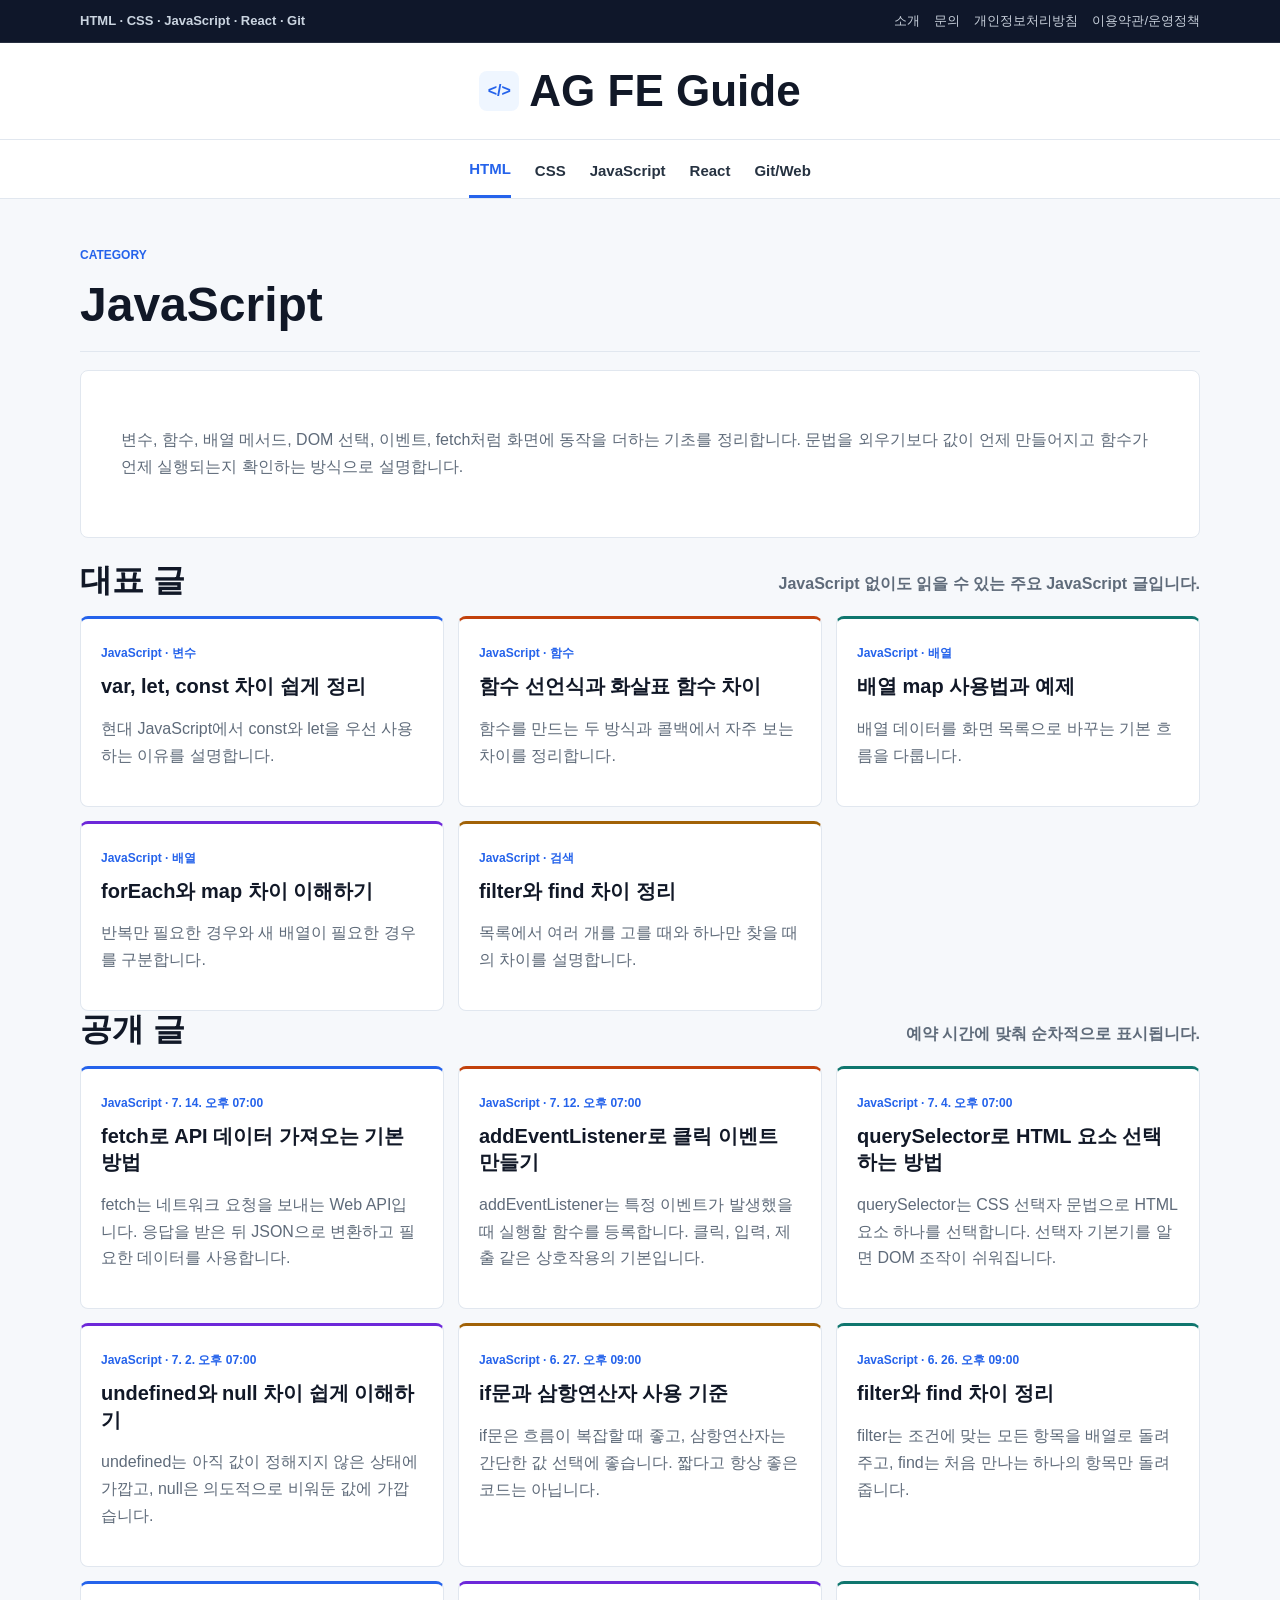
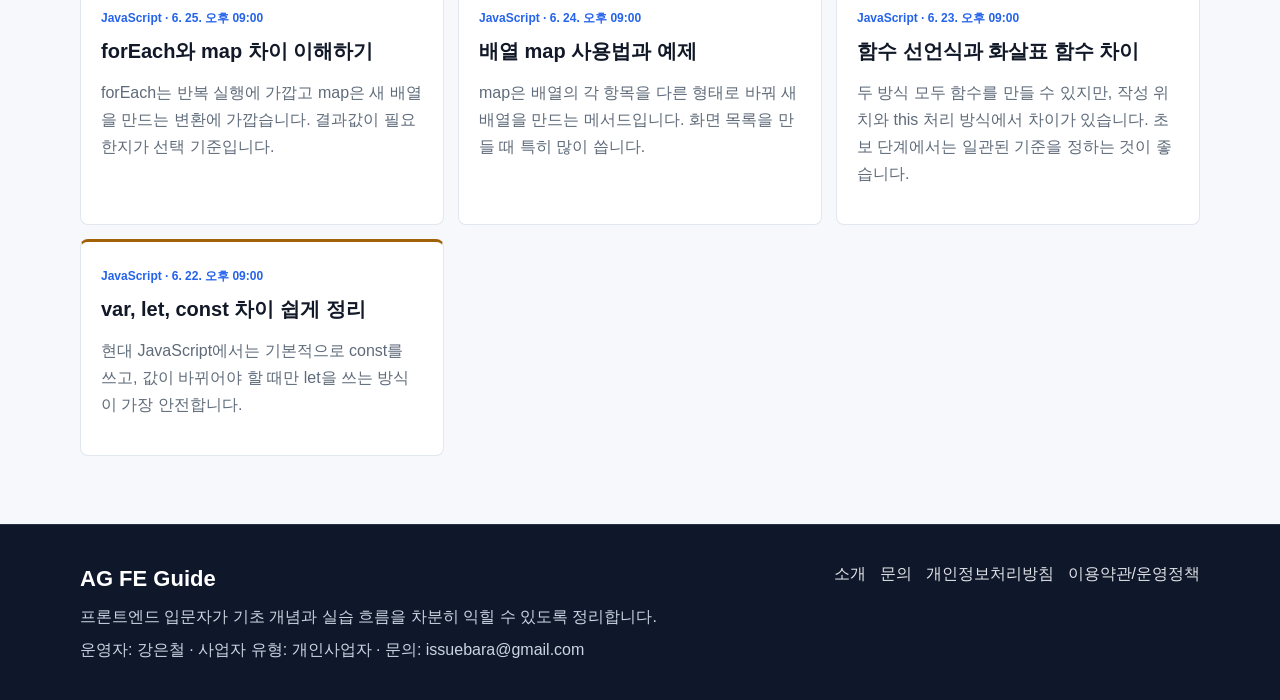
<file: category-home.html>
<!doctype html>
<html lang="ko">
<head>
  <meta charset="utf-8">
  <meta name="viewport" content="width=device-width, initial-scale=1">
  <title>JavaScript | AG FE Guide</title>
  <meta name="description" content="JavaScript 변수, 함수, 배열, 이벤트, API 호출을 초보자 기준으로 정리합니다.">
  <meta name="google-adsense-account" content="ca-pub-4558482087323814">
  <script async src="https://pagead2.googlesyndication.com/pagead/js/adsbygoogle.js?client=ca-pub-4558482087323814" crossorigin="anonymous"></script>
  <link rel="stylesheet" href="./styles.css">
</head>
<body>
  <header class="topbar"><div class="container topbar-inner"><span>HTML · CSS · JavaScript · React · Git</span><nav aria-label="보조 메뉴"><a href="./about.html">소개</a><a href="./contact.html">문의</a><a href="./privacy.html">개인정보처리방침</a><a href="./terms.html">이용약관/운영정책</a></nav></div></header>
  <header class="masthead"><a class="logo" href="./" aria-label="AG FE Guide 홈"><strong>AG FE Guide</strong></a></header>
  <nav class="category-nav" aria-label="주요 카테고리"><div class="container category-inner"><span class="menu-icon" aria-hidden="true"></span><a href="./category-documents.html">HTML</a><a href="./category-account.html">CSS</a><a href="./category-home.html">JavaScript</a><a href="./category-daily.html">React</a><a href="./category-digital.html">Git/Web</a></div></nav>
  <main class="page wide-page">
    <span class="meta">CATEGORY</span>
    <h1>JavaScript</h1>
    <div class="page-copy intro-copy"><p>변수, 함수, 배열 메서드, DOM 선택, 이벤트, fetch처럼 화면에 동작을 더하는 기초를 정리합니다. 문법을 외우기보다 값이 언제 만들어지고 함수가 언제 실행되는지 확인하는 방식으로 설명합니다.</p></div>
    <section class="section category-section">
      <div class="section-head"><h2>대표 글</h2><p>JavaScript 없이도 읽을 수 있는 주요 JavaScript 글입니다.</p></div>
      <div class="post-grid static-articles">
        <article class="post-card"><span class="meta">JavaScript · 변수</span><h3><a href="./post.html?slug=js-var-let-const">var, let, const 차이 쉽게 정리</a></h3><p>현대 JavaScript에서 const와 let을 우선 사용하는 이유를 설명합니다.</p></article>
        <article class="post-card"><span class="meta">JavaScript · 함수</span><h3><a href="./post.html?slug=js-function-declaration-arrow">함수 선언식과 화살표 함수 차이</a></h3><p>함수를 만드는 두 방식과 콜백에서 자주 보는 차이를 정리합니다.</p></article>
        <article class="post-card"><span class="meta">JavaScript · 배열</span><h3><a href="./post.html?slug=js-array-map-example">배열 map 사용법과 예제</a></h3><p>배열 데이터를 화면 목록으로 바꾸는 기본 흐름을 다룹니다.</p></article>
        <article class="post-card"><span class="meta">JavaScript · 배열</span><h3><a href="./post.html?slug=js-foreach-map-difference">forEach와 map 차이 이해하기</a></h3><p>반복만 필요한 경우와 새 배열이 필요한 경우를 구분합니다.</p></article>
        <article class="post-card"><span class="meta">JavaScript · 검색</span><h3><a href="./post.html?slug=js-filter-find">filter와 find 차이 정리</a></h3><p>목록에서 여러 개를 고를 때와 하나만 찾을 때의 차이를 설명합니다.</p></article>
      </div>
    </section>
    <section class="section category-section"><div class="section-head"><h2>공개 글</h2><p>예약 시간에 맞춰 순차적으로 표시됩니다.</p></div><div class="post-grid" data-post-list="category" data-post-category="javascript"></div></section>
  </main>
  <footer class="footer"><div class="container footer-inner"><div><strong>AG FE Guide</strong><p>프론트엔드 입문자가 기초 개념과 실습 흐름을 차분히 익힐 수 있도록 정리합니다.</p><p>운영자: 강은철 · 사업자 유형: 개인사업자 · 문의: issuebara@gmail.com</p></div><nav aria-label="푸터 메뉴"><a href="./about.html">소개</a><a href="./contact.html">문의</a><a href="./privacy.html">개인정보처리방침</a><a href="./terms.html">이용약관/운영정책</a></nav></div></footer>
  <script src="./posts-data.js"></script>
  <script src="./schedule.js"></script>
</body>
</html>
</file>
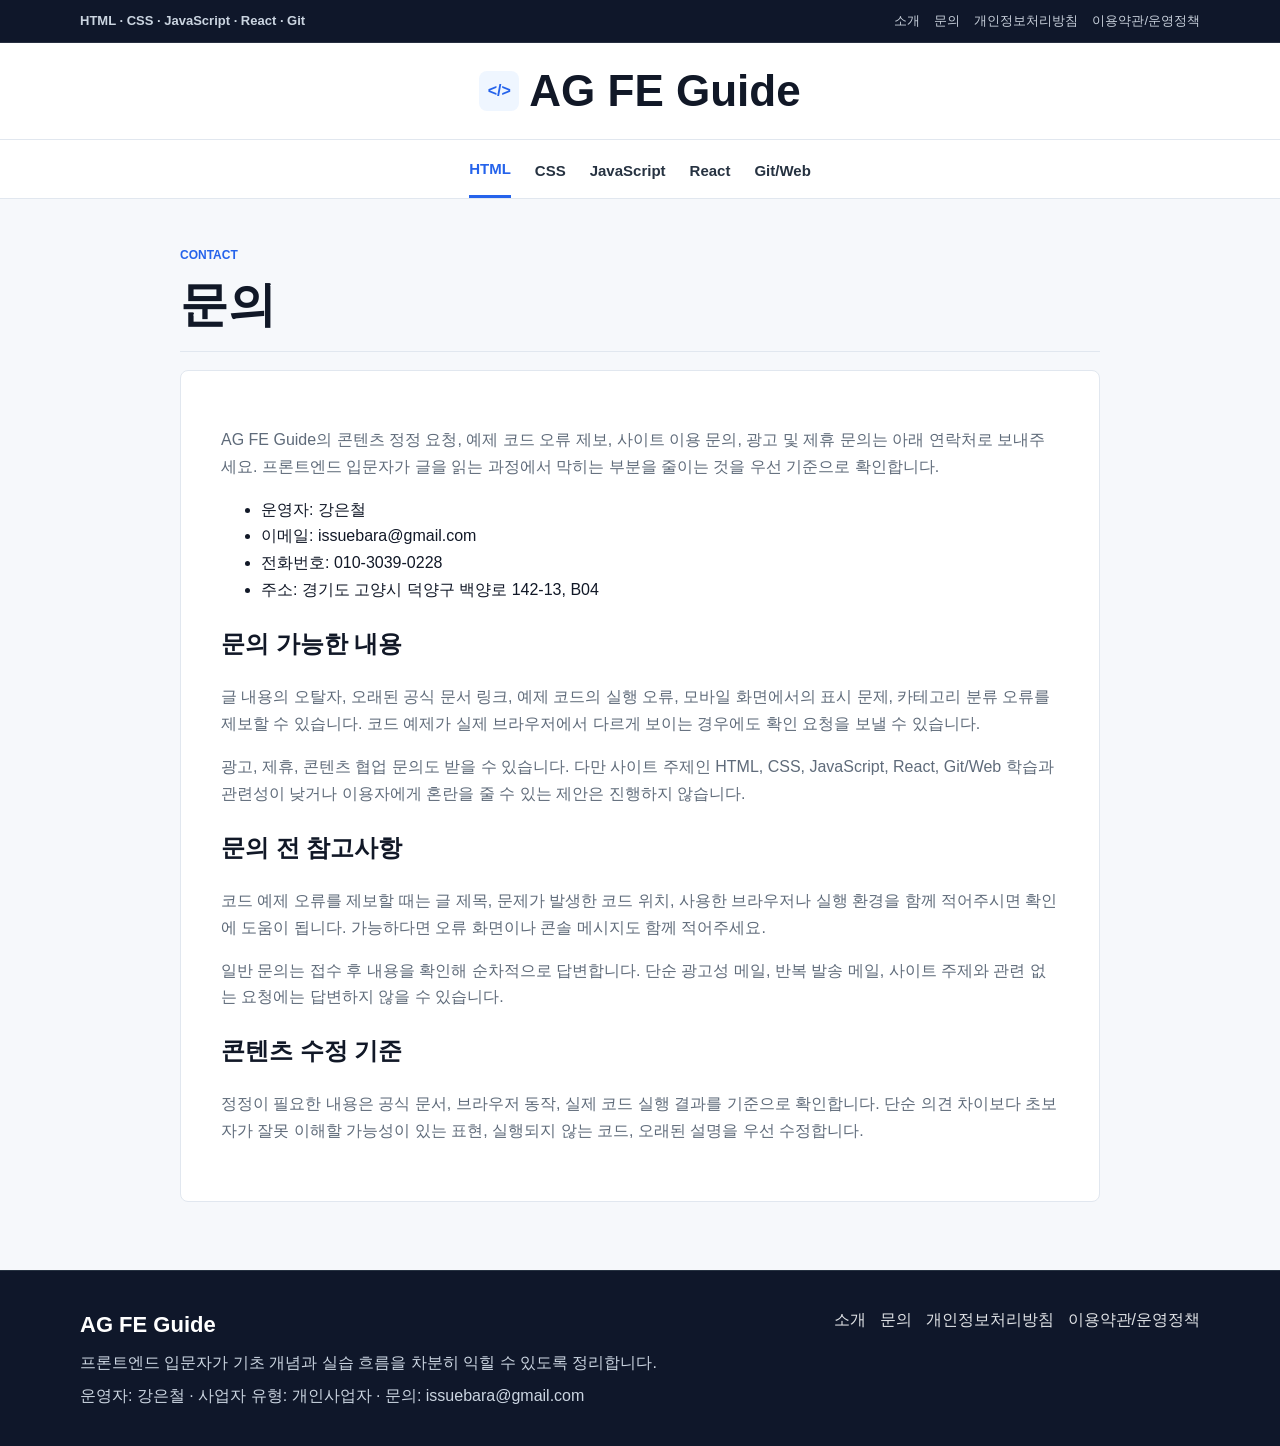
<file: contact.html>
<!doctype html>
<html lang="ko">
<head>
  <meta charset="utf-8">
  <meta name="viewport" content="width=device-width, initial-scale=1">
  <title>문의 | AG FE Guide</title>
  <meta name="description" content="AG FE Guide 콘텐츠 정정 요청, 예제 코드 오류 제보, 광고 및 제휴 문의 안내">
  <meta name="google-adsense-account" content="ca-pub-4558482087323814">
  <script async src="https://pagead2.googlesyndication.com/pagead/js/adsbygoogle.js?client=ca-pub-4558482087323814" crossorigin="anonymous"></script>
  <link rel="stylesheet" href="./styles.css">
</head>
<body>
  <header class="topbar">
    <div class="container topbar-inner">
      <span>HTML · CSS · JavaScript · React · Git</span>
      <nav aria-label="보조 메뉴">
        <a href="./about.html">소개</a>
        <a href="./contact.html">문의</a>
        <a href="./privacy.html">개인정보처리방침</a>
        <a href="./terms.html">이용약관/운영정책</a>
      </nav>
    </div>
  </header>
  <header class="masthead">
    <a class="logo" href="./" aria-label="AG FE Guide 홈">
      <strong>AG FE Guide</strong>
    </a>
  </header>
  <nav class="category-nav" aria-label="주요 카테고리">
    <div class="container category-inner">
      <span class="menu-icon" aria-hidden="true"></span>
      <a href="./category-documents.html">HTML</a>
      <a href="./category-account.html">CSS</a>
      <a href="./category-home.html">JavaScript</a>
      <a href="./category-daily.html">React</a>
      <a href="./category-digital.html">Git/Web</a>
    </div>
  </nav>
  <main class="page">
    <span class="meta">CONTACT</span>
    <h1>문의</h1>
    <div class="page-copy">
      <p>AG FE Guide의 콘텐츠 정정 요청, 예제 코드 오류 제보, 사이트 이용 문의, 광고 및 제휴 문의는 아래 연락처로 보내주세요. 프론트엔드 입문자가 글을 읽는 과정에서 막히는 부분을 줄이는 것을 우선 기준으로 확인합니다.</p>
      <ul>
        <li>운영자: 강은철</li>
        <li>이메일: issuebara@gmail.com</li>
        <li>전화번호: 010-3039-0228</li>
        <li>주소: 경기도 고양시 덕양구 백양로 142-13, B04</li>
      </ul>
      <h2>문의 가능한 내용</h2>
      <p>글 내용의 오탈자, 오래된 공식 문서 링크, 예제 코드의 실행 오류, 모바일 화면에서의 표시 문제, 카테고리 분류 오류를 제보할 수 있습니다. 코드 예제가 실제 브라우저에서 다르게 보이는 경우에도 확인 요청을 보낼 수 있습니다.</p>
      <p>광고, 제휴, 콘텐츠 협업 문의도 받을 수 있습니다. 다만 사이트 주제인 HTML, CSS, JavaScript, React, Git/Web 학습과 관련성이 낮거나 이용자에게 혼란을 줄 수 있는 제안은 진행하지 않습니다.</p>
      <h2>문의 전 참고사항</h2>
      <p>코드 예제 오류를 제보할 때는 글 제목, 문제가 발생한 코드 위치, 사용한 브라우저나 실행 환경을 함께 적어주시면 확인에 도움이 됩니다. 가능하다면 오류 화면이나 콘솔 메시지도 함께 적어주세요.</p>
      <p>일반 문의는 접수 후 내용을 확인해 순차적으로 답변합니다. 단순 광고성 메일, 반복 발송 메일, 사이트 주제와 관련 없는 요청에는 답변하지 않을 수 있습니다.</p>
      <h2>콘텐츠 수정 기준</h2>
      <p>정정이 필요한 내용은 공식 문서, 브라우저 동작, 실제 코드 실행 결과를 기준으로 확인합니다. 단순 의견 차이보다 초보자가 잘못 이해할 가능성이 있는 표현, 실행되지 않는 코드, 오래된 설명을 우선 수정합니다.</p>
    </div>
  </main>
  <footer class="footer">
    <div class="container footer-inner">
      <div>
        <strong>AG FE Guide</strong>
        <p>프론트엔드 입문자가 기초 개념과 실습 흐름을 차분히 익힐 수 있도록 정리합니다.</p>
        <p>운영자: 강은철 · 사업자 유형: 개인사업자 · 문의: issuebara@gmail.com</p>
      </div>
      <nav aria-label="푸터 메뉴">
        <a href="./about.html">소개</a>
        <a href="./contact.html">문의</a>
        <a href="./privacy.html">개인정보처리방침</a>
        <a href="./terms.html">이용약관/운영정책</a>
      </nav>
    </div>
  </footer>
</body>
</html>
</file>
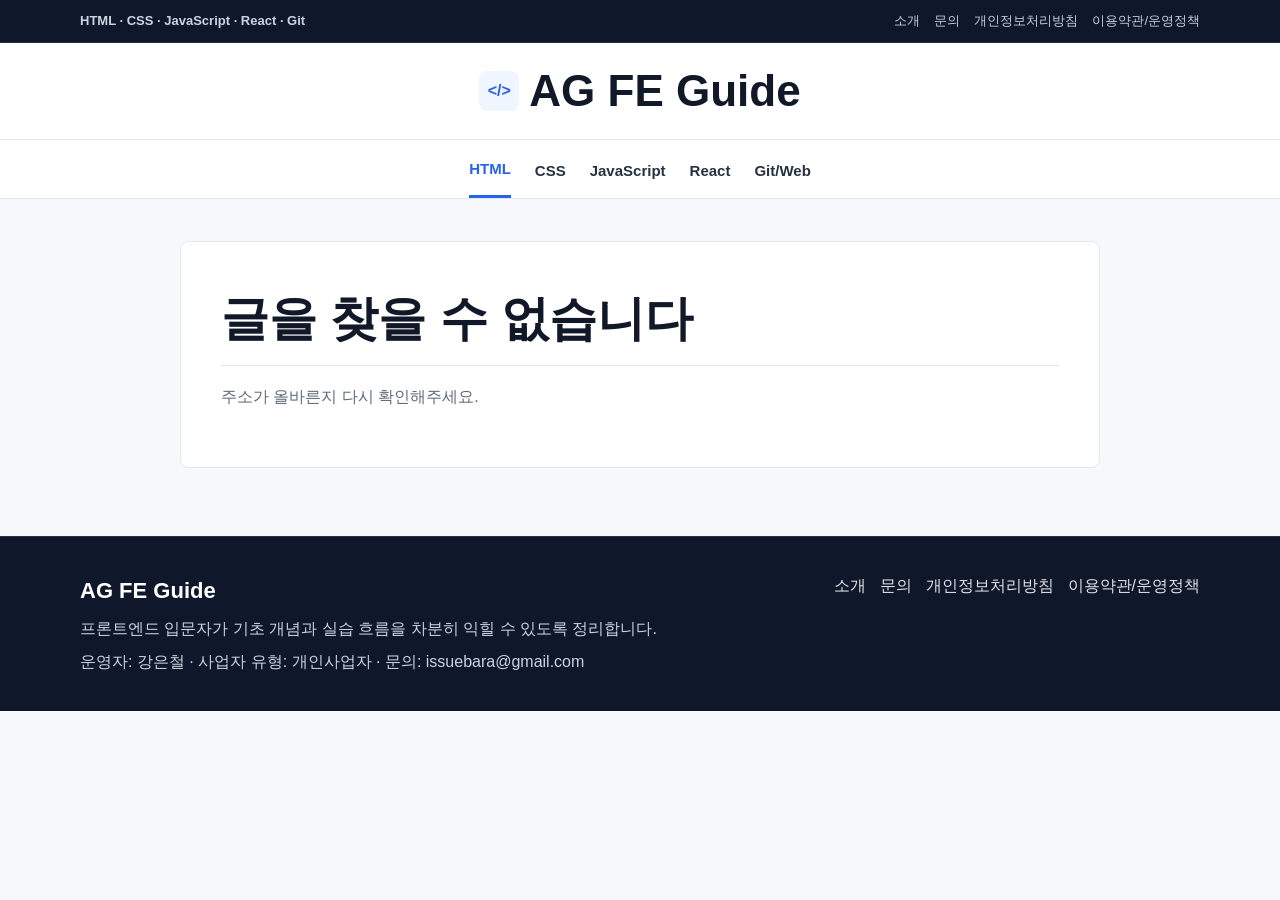
<file: post.html>
<!doctype html>
<html lang="ko">
<head>
  <meta charset="utf-8">
  <meta name="viewport" content="width=device-width, initial-scale=1">
  <title>AG FE Guide 글</title>
  <meta name="description" content="프론트엔드 초보자를 위한 HTML, CSS, JavaScript, React, Git 학습 글입니다.">
  <meta name="google-adsense-account" content="ca-pub-4558482087323814">
  <script async src="https://pagead2.googlesyndication.com/pagead/js/adsbygoogle.js?client=ca-pub-4558482087323814" crossorigin="anonymous"></script>
  <link rel="stylesheet" href="./styles.css">
</head>
<body>
  <header class="topbar"><div class="container topbar-inner"><span>HTML · CSS · JavaScript · React · Git</span><nav aria-label="보조 메뉴"><a href="./about.html">소개</a><a href="./contact.html">문의</a><a href="./privacy.html">개인정보처리방침</a><a href="./terms.html">이용약관/운영정책</a></nav></div></header>
  <header class="masthead"><a class="logo" href="./" aria-label="AG FE Guide 홈"><strong>AG FE Guide</strong></a></header>
  <nav class="category-nav" aria-label="주요 카테고리"><div class="container category-inner"><span class="menu-icon" aria-hidden="true"></span><a href="./category-documents.html">HTML</a><a href="./category-account.html">CSS</a><a href="./category-home.html">JavaScript</a><a href="./category-daily.html">React</a><a href="./category-digital.html">Git/Web</a></div></nav>
  <main class="page article-page" data-post-detail>
    <article class="article-detail">
      <span class="meta">AG FE GUIDE · 프론트엔드 입문</span>
      <h1>프론트엔드 기초 학습 글</h1>
      <p class="lead">AG FE Guide는 HTML, CSS, JavaScript, React, Git을 처음 배우는 사람을 위해 작은 예제와 확인 순서 중심으로 글을 제공합니다.</p>
      <section><h2>이 페이지에서 다루는 내용</h2><p>각 글은 하나의 개념이나 문제 상황을 기준으로 구성됩니다. 먼저 어떤 상황에서 필요한 개념인지 설명하고, 짧은 코드 예제와 함께 브라우저에서 확인할 부분을 정리합니다.</p><p>JavaScript가 실행되는 환경에서는 주소의 글 식별자에 맞는 상세 글이 자동으로 표시됩니다. 스크립트를 읽지 못하는 환경에서도 사이트 주제와 주요 학습 경로를 확인할 수 있도록 기본 안내를 함께 제공합니다.</p></section>
      <section><h2>대표 학습 경로</h2><ul class="check-list"><li><a href="./category-documents.html">HTML 문서 구조와 태그 의미 이해하기</a></li><li><a href="./category-account.html">CSS 선택자, 여백, 반응형 기초 확인하기</a></li><li><a href="./category-home.html">JavaScript 변수, 함수, 배열, 이벤트 흐름 익히기</a></li><li><a href="./category-daily.html">React 컴포넌트, props, state 기본 흐름 정리하기</a></li><li><a href="./category-digital.html">Git, GitHub, 배포와 웹 기본 개념 이해하기</a></li></ul></section>
      <section class="author-box"><h2>작성 기준</h2><p>AG FE Guide 편집팀은 초보자가 실제 학습 중 자주 만나는 오류와 헷갈리는 용어를 기준으로 글을 구성합니다. 필요한 경우 MDN Web Docs, React 공식 문서, Git/GitHub 공식 문서 등 원문 자료를 함께 안내합니다.</p></section>
    </article>
  </main>
  <footer class="footer"><div class="container footer-inner"><div><strong>AG FE Guide</strong><p>프론트엔드 입문자가 기초 개념과 실습 흐름을 차분히 익힐 수 있도록 정리합니다.</p><p>운영자: 강은철 · 사업자 유형: 개인사업자 · 문의: issuebara@gmail.com</p></div><nav aria-label="푸터 메뉴"><a href="./about.html">소개</a><a href="./contact.html">문의</a><a href="./privacy.html">개인정보처리방침</a><a href="./terms.html">이용약관/운영정책</a></nav></div></footer>
  <script src="./posts-data.js"></script>
  <script>
    (function () {
      var aliases = {
        'html-image-not-showing': 'html-img-not-showing',
        'html-input-label-basic': 'html-input-label',
        'css-justify-align-items': 'css-justify-align',
        'js-filter-find-difference': 'js-filter-find'
      };
      var originalPostBySlug = window.agPostBySlug;
      if (typeof originalPostBySlug === 'function') {
        window.agPostBySlug = function (slug) {
          return originalPostBySlug(aliases[slug] || slug);
        };
      }
    })();
  </script>
  <script src="./eeat-boost.js"></script>
  <script src="./schedule.js"></script>
  <script src="./adsense-polish.js"></script>
  <script src="./adsense-extra.js"></script>
</body>
</html>
</file>
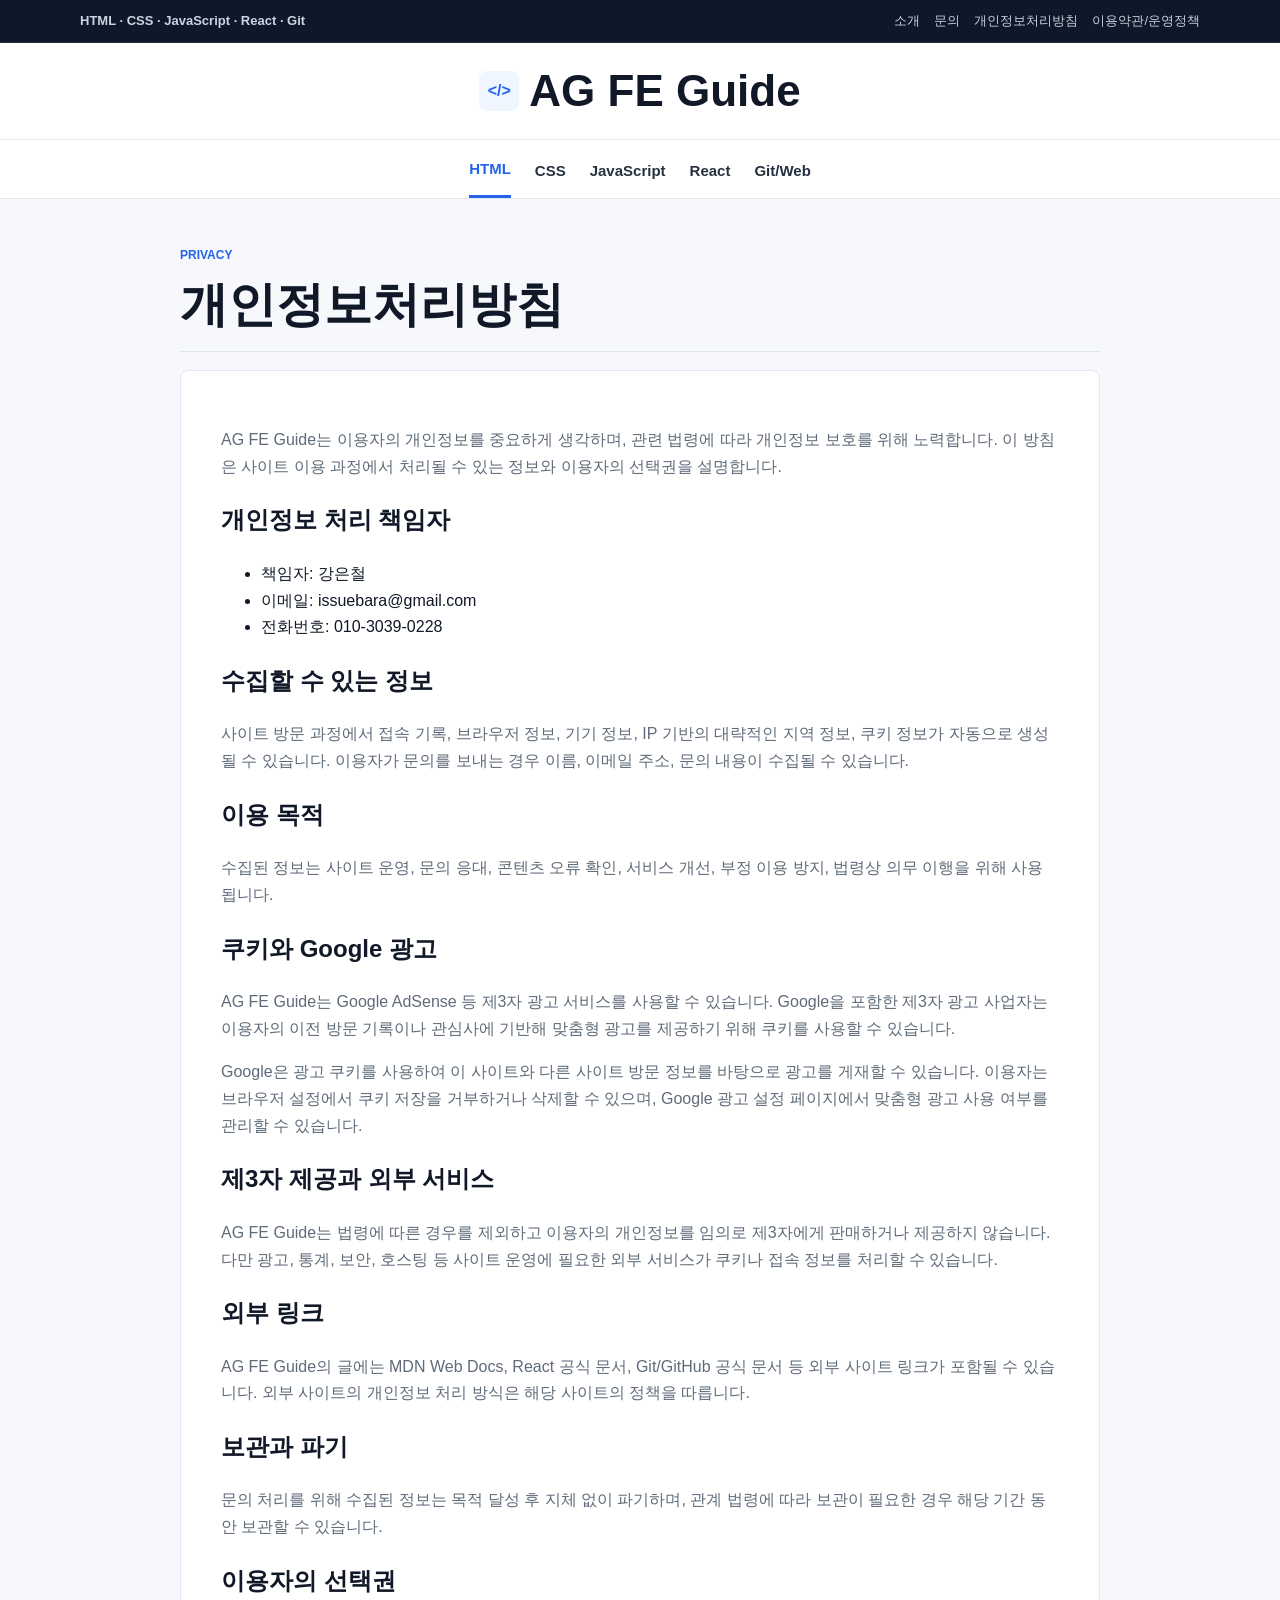
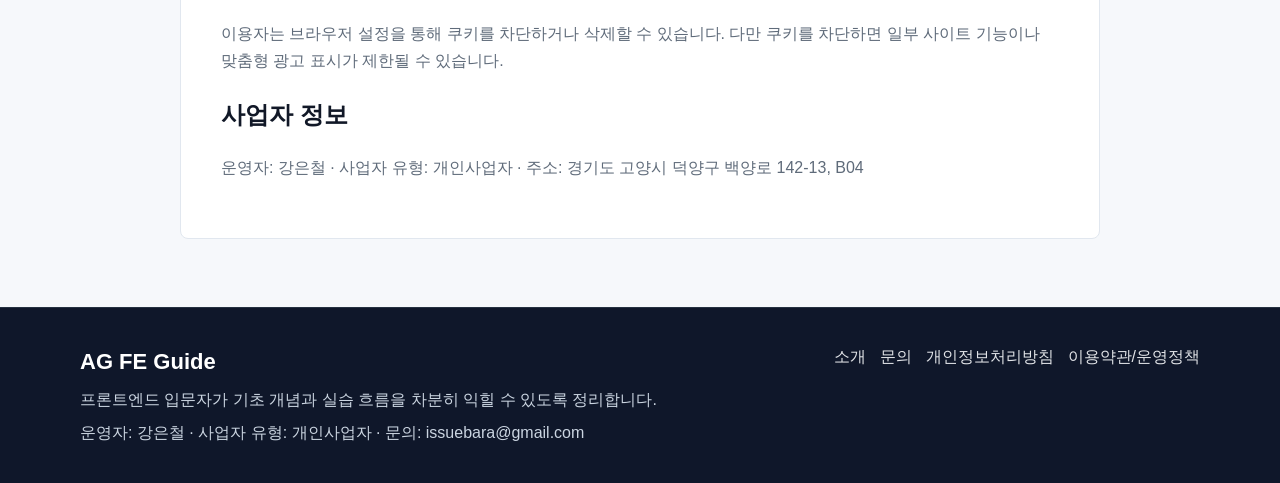
<file: privacy.html>
<!doctype html>
<html lang="ko">
<head>
  <meta charset="utf-8">
  <meta name="viewport" content="width=device-width, initial-scale=1">
  <title>개인정보처리방침 | AG FE Guide</title>
  <meta name="description" content="AG FE Guide 개인정보처리방침">
  <meta name="google-adsense-account" content="ca-pub-4558482087323814">
  <script async src="https://pagead2.googlesyndication.com/pagead/js/adsbygoogle.js?client=ca-pub-4558482087323814" crossorigin="anonymous"></script>
  <link rel="stylesheet" href="./styles.css">
</head>
<body>
  <header class="topbar">
    <div class="container topbar-inner">
      <span>HTML · CSS · JavaScript · React · Git</span>
      <nav aria-label="보조 메뉴">
        <a href="./about.html">소개</a>
        <a href="./contact.html">문의</a>
        <a href="./privacy.html">개인정보처리방침</a>
        <a href="./terms.html">이용약관/운영정책</a>
      </nav>
    </div>
  </header>
  <header class="masthead">
    <a class="logo" href="./" aria-label="AG FE Guide 홈">
      <strong>AG FE Guide</strong>
    </a>
  </header>
  <nav class="category-nav" aria-label="주요 카테고리">
    <div class="container category-inner">
      <span class="menu-icon" aria-hidden="true"></span>
      <a href="./category-documents.html">HTML</a>
      <a href="./category-account.html">CSS</a>
      <a href="./category-home.html">JavaScript</a>
      <a href="./category-daily.html">React</a>
      <a href="./category-digital.html">Git/Web</a>
    </div>
  </nav>
  <main class="page">
    <span class="meta">PRIVACY</span>
    <h1>개인정보처리방침</h1>
    <div class="page-copy">
      <p>AG FE Guide는 이용자의 개인정보를 중요하게 생각하며, 관련 법령에 따라 개인정보 보호를 위해 노력합니다. 이 방침은 사이트 이용 과정에서 처리될 수 있는 정보와 이용자의 선택권을 설명합니다.</p>
      <h2>개인정보 처리 책임자</h2>
      <ul>
        <li>책임자: 강은철</li>
        <li>이메일: issuebara@gmail.com</li>
        <li>전화번호: 010-3039-0228</li>
      </ul>
      <h2>수집할 수 있는 정보</h2>
      <p>사이트 방문 과정에서 접속 기록, 브라우저 정보, 기기 정보, IP 기반의 대략적인 지역 정보, 쿠키 정보가 자동으로 생성될 수 있습니다. 이용자가 문의를 보내는 경우 이름, 이메일 주소, 문의 내용이 수집될 수 있습니다.</p>
      <h2>이용 목적</h2>
      <p>수집된 정보는 사이트 운영, 문의 응대, 콘텐츠 오류 확인, 서비스 개선, 부정 이용 방지, 법령상 의무 이행을 위해 사용됩니다.</p>
      <h2>쿠키와 Google 광고</h2>
      <p>AG FE Guide는 Google AdSense 등 제3자 광고 서비스를 사용할 수 있습니다. Google을 포함한 제3자 광고 사업자는 이용자의 이전 방문 기록이나 관심사에 기반해 맞춤형 광고를 제공하기 위해 쿠키를 사용할 수 있습니다.</p>
      <p>Google은 광고 쿠키를 사용하여 이 사이트와 다른 사이트 방문 정보를 바탕으로 광고를 게재할 수 있습니다. 이용자는 브라우저 설정에서 쿠키 저장을 거부하거나 삭제할 수 있으며, Google 광고 설정 페이지에서 맞춤형 광고 사용 여부를 관리할 수 있습니다.</p>
      <h2>제3자 제공과 외부 서비스</h2>
      <p>AG FE Guide는 법령에 따른 경우를 제외하고 이용자의 개인정보를 임의로 제3자에게 판매하거나 제공하지 않습니다. 다만 광고, 통계, 보안, 호스팅 등 사이트 운영에 필요한 외부 서비스가 쿠키나 접속 정보를 처리할 수 있습니다.</p>
      <h2>외부 링크</h2>
      <p>AG FE Guide의 글에는 MDN Web Docs, React 공식 문서, Git/GitHub 공식 문서 등 외부 사이트 링크가 포함될 수 있습니다. 외부 사이트의 개인정보 처리 방식은 해당 사이트의 정책을 따릅니다.</p>
      <h2>보관과 파기</h2>
      <p>문의 처리를 위해 수집된 정보는 목적 달성 후 지체 없이 파기하며, 관계 법령에 따라 보관이 필요한 경우 해당 기간 동안 보관할 수 있습니다.</p>
      <h2>이용자의 선택권</h2>
      <p>이용자는 브라우저 설정을 통해 쿠키를 차단하거나 삭제할 수 있습니다. 다만 쿠키를 차단하면 일부 사이트 기능이나 맞춤형 광고 표시가 제한될 수 있습니다.</p>
      <h2>사업자 정보</h2>
      <p>운영자: 강은철 · 사업자 유형: 개인사업자 · 주소: 경기도 고양시 덕양구 백양로 142-13, B04</p>
    </div>
  </main>
  <footer class="footer">
    <div class="container footer-inner">
      <div>
        <strong>AG FE Guide</strong>
        <p>프론트엔드 입문자가 기초 개념과 실습 흐름을 차분히 익힐 수 있도록 정리합니다.</p>
        <p>운영자: 강은철 · 사업자 유형: 개인사업자 · 문의: issuebara@gmail.com</p>
      </div>
      <nav aria-label="푸터 메뉴">
        <a href="./about.html">소개</a>
        <a href="./contact.html">문의</a>
        <a href="./privacy.html">개인정보처리방침</a>
        <a href="./terms.html">이용약관/운영정책</a>
      </nav>
    </div>
  </footer>
</body>
</html>
</file>
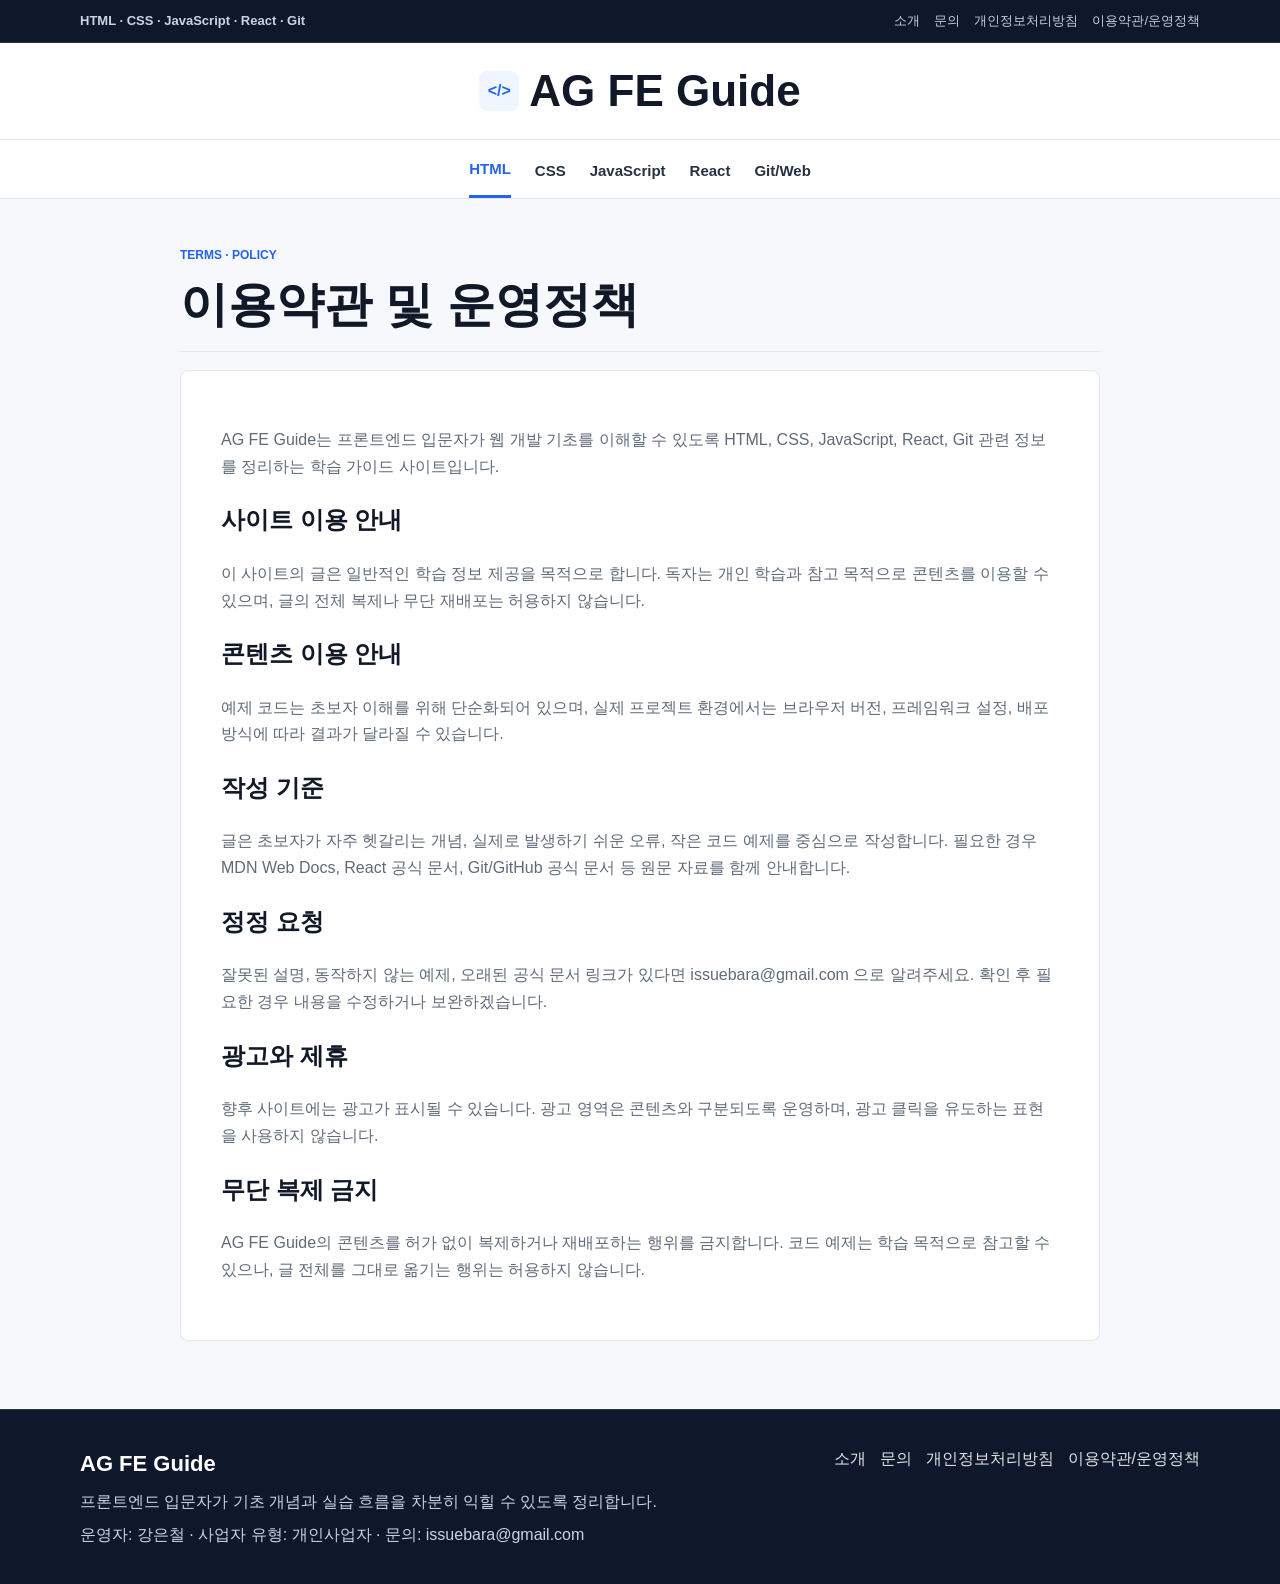
<file: terms.html>
<!doctype html>
<html lang="ko">
<head>
  <meta charset="utf-8">
  <meta name="viewport" content="width=device-width, initial-scale=1">
  <title>이용약관 및 운영정책 | AG FE Guide</title>
  <meta name="description" content="AG FE Guide 이용약관, 운영정책, 콘텐츠 작성 기준">
  <meta name="google-adsense-account" content="ca-pub-4558482087323814">
  <script async src="https://pagead2.googlesyndication.com/pagead/js/adsbygoogle.js?client=ca-pub-4558482087323814" crossorigin="anonymous"></script>
  <link rel="stylesheet" href="./styles.css">
</head>
<body>
  <header class="topbar">
    <div class="container topbar-inner">
      <span>HTML · CSS · JavaScript · React · Git</span>
      <nav aria-label="보조 메뉴">
        <a href="./about.html">소개</a>
        <a href="./contact.html">문의</a>
        <a href="./privacy.html">개인정보처리방침</a>
        <a href="./terms.html">이용약관/운영정책</a>
      </nav>
    </div>
  </header>
  <header class="masthead">
    <a class="logo" href="./" aria-label="AG FE Guide 홈">
      <strong>AG FE Guide</strong>
    </a>
  </header>
  <nav class="category-nav" aria-label="주요 카테고리">
    <div class="container category-inner">
      <span class="menu-icon" aria-hidden="true"></span>
      <a href="./category-documents.html">HTML</a>
      <a href="./category-account.html">CSS</a>
      <a href="./category-home.html">JavaScript</a>
      <a href="./category-daily.html">React</a>
      <a href="./category-digital.html">Git/Web</a>
    </div>
  </nav>
  <main class="page">
    <span class="meta">TERMS · POLICY</span>
    <h1>이용약관 및 운영정책</h1>
    <div class="page-copy">
      <p>AG FE Guide는 프론트엔드 입문자가 웹 개발 기초를 이해할 수 있도록 HTML, CSS, JavaScript, React, Git 관련 정보를 정리하는 학습 가이드 사이트입니다.</p>
      <h2>사이트 이용 안내</h2>
      <p>이 사이트의 글은 일반적인 학습 정보 제공을 목적으로 합니다. 독자는 개인 학습과 참고 목적으로 콘텐츠를 이용할 수 있으며, 글의 전체 복제나 무단 재배포는 허용하지 않습니다.</p>
      <h2>콘텐츠 이용 안내</h2>
      <p>예제 코드는 초보자 이해를 위해 단순화되어 있으며, 실제 프로젝트 환경에서는 브라우저 버전, 프레임워크 설정, 배포 방식에 따라 결과가 달라질 수 있습니다.</p>
      <h2>작성 기준</h2>
      <p>글은 초보자가 자주 헷갈리는 개념, 실제로 발생하기 쉬운 오류, 작은 코드 예제를 중심으로 작성합니다. 필요한 경우 MDN Web Docs, React 공식 문서, Git/GitHub 공식 문서 등 원문 자료를 함께 안내합니다.</p>
      <h2>정정 요청</h2>
      <p>잘못된 설명, 동작하지 않는 예제, 오래된 공식 문서 링크가 있다면 issuebara@gmail.com 으로 알려주세요. 확인 후 필요한 경우 내용을 수정하거나 보완하겠습니다.</p>
      <h2>광고와 제휴</h2>
      <p>향후 사이트에는 광고가 표시될 수 있습니다. 광고 영역은 콘텐츠와 구분되도록 운영하며, 광고 클릭을 유도하는 표현을 사용하지 않습니다.</p>
      <h2>무단 복제 금지</h2>
      <p>AG FE Guide의 콘텐츠를 허가 없이 복제하거나 재배포하는 행위를 금지합니다. 코드 예제는 학습 목적으로 참고할 수 있으나, 글 전체를 그대로 옮기는 행위는 허용하지 않습니다.</p>
    </div>
  </main>
  <footer class="footer">
    <div class="container footer-inner">
      <div>
        <strong>AG FE Guide</strong>
        <p>프론트엔드 입문자가 기초 개념과 실습 흐름을 차분히 익힐 수 있도록 정리합니다.</p>
        <p>운영자: 강은철 · 사업자 유형: 개인사업자 · 문의: issuebara@gmail.com</p>
      </div>
      <nav aria-label="푸터 메뉴">
        <a href="./about.html">소개</a>
        <a href="./contact.html">문의</a>
        <a href="./privacy.html">개인정보처리방침</a>
        <a href="./terms.html">이용약관/운영정책</a>
      </nav>
    </div>
  </footer>
</body>
</html>
</file>
<file: styles.css>
:root {
  --ink: #111827;
  --muted: #5f6b7a;
  --soft: #8b98a8;
  --line: #e1e7ef;
  --paper: #ffffff;
  --wash: #f6f8fb;
  --blue: #2563eb;
  --teal: #0f766e;
  --coral: #c2410c;
  --gold: #a16207;
  --violet: #6d28d9;
  --code: #0f172a;
}
* { box-sizing: border-box; }
html { background: var(--wash); }
body {
  margin: 0;
  background: var(--wash);
  color: var(--ink);
  font-family: Arial, "Malgun Gothic", sans-serif;
  line-height: 1.68;
}
a { color: inherit; text-decoration: none; }
a:hover { color: var(--blue); }
.container { width: min(1120px, calc(100% - 36px)); margin: 0 auto; }
.topbar {
  background: #0f172a;
  border-bottom: 1px solid rgba(255,255,255,.1);
  color: #cbd5e1;
  font-size: 13px;
}
.topbar-inner { display: flex; min-height: 42px; align-items: center; justify-content: space-between; gap: 18px; }
.topbar span { font-weight: 800; letter-spacing: 0; }
.topbar nav, .footer nav { display: flex; flex-wrap: wrap; gap: 14px; }
.topbar a { color: #e5edf7; opacity: .86; }
.topbar a:hover { opacity: 1; color: #fff; }
.masthead {
  display: grid;
  min-height: 96px;
  place-items: center;
  text-align: center;
  padding: 18px 16px;
  background: #fff;
}
.logo { display: inline-flex; align-items: center; gap: 10px; }
.logo::before {
  content: "</>";
  display: inline-grid;
  width: 40px;
  height: 40px;
  place-items: center;
  border-radius: 8px;
  background: #eff6ff;
  color: var(--blue);
  font-weight: 900;
}
.logo strong { font-size: clamp(28px, 5vw, 44px); line-height: 1; letter-spacing: 0; }
.logo small, .masthead p { display: none; }
.category-nav {
  position: sticky;
  top: 0;
  z-index: 10;
  background: rgba(255,255,255,.96);
  border-top: 1px solid var(--line);
  border-bottom: 1px solid var(--line);
  backdrop-filter: blur(12px);
}
.category-inner { display: flex; min-height: 54px; align-items: center; justify-content: center; gap: 24px; overflow-x: auto; }
.menu-icon { display: none; }
.category-inner a { flex: 0 0 auto; padding: 16px 0 14px; color: #263241; font-weight: 900; font-size: 15px; }
.category-inner a:first-of-type { color: var(--blue); border-bottom: 3px solid var(--blue); }
.home { display: grid; grid-template-columns: minmax(0, 1fr) 324px; gap: 28px; padding: 28px 0 64px; }
.hero {
  display: grid;
  grid-template-columns: minmax(300px, 1fr) 360px;
  gap: 0;
  align-items: stretch;
  min-height: 330px;
  background: #fff;
  border: 1px solid var(--line);
  border-radius: 8px;
  overflow: hidden;
}
.hero-copy { padding: clamp(28px, 5vw, 48px); }
.hero-copy h1 { margin: 10px 0 16px; font-size: clamp(32px, 4.5vw, 52px); line-height: 1.12; letter-spacing: 0; }
.eyebrow, .meta { color: var(--blue); font-size: 12px; font-weight: 900; }
.hero-copy p { max-width: 650px; color: #445064; font-size: 17px; font-weight: 700; }
.hero-visual {
  display: grid;
  min-height: 300px;
  padding: 24px;
  background: #111827;
  color: #fff;
  border-left: 1px solid var(--line);
}
.visual-card {
  display: flex;
  min-height: 100%;
  flex-direction: column;
  justify-content: space-between;
  padding: 24px;
  border: 1px solid rgba(255,255,255,.14);
  border-radius: 8px;
  background: #0f172a;
}
.visual-card strong { display: block; font-size: clamp(26px, 3vw, 34px); line-height: 1.15; }
.visual-card span { display: inline-block; margin-top: 14px; color: #93c5fd; font-weight: 900; }
.visual-lines { display: grid; gap: 10px; margin-top: 30px; }
.visual-lines i { display: block; height: 9px; border-radius: 999px; background: #dbeafe; opacity: .9; }
.visual-lines i:nth-child(1) { width: 92%; }
.visual-lines i:nth-child(2) { width: 68%; background: #99f6e4; }
.visual-lines i:nth-child(3) { width: 78%; background: #fde68a; }
.side-panel {
  align-self: start;
  padding: 22px;
  background: #fff;
  border: 1px solid var(--line);
  border-radius: 8px;
}
.side-panel h2 { margin: 0 0 12px; padding-bottom: 12px; border-bottom: 1px solid var(--line); font-size: 20px; }
.side-panel ol { margin: 0; padding: 0; list-style: none; counter-reset: rank; }
.side-panel li { display: grid; grid-template-columns: 32px 1fr; gap: 10px; padding: 14px 0; border-bottom: 1px solid var(--line); counter-increment: rank; }
.side-panel li:last-child { border-bottom: 0; }
.side-panel li::before { content: counter(rank); display: grid; width: 26px; height: 26px; place-items: center; border-radius: 6px; background: #eff6ff; color: var(--blue); font-size: 14px; font-weight: 900; line-height: 1; }
.side-panel a { font-weight: 800; }
.section { grid-column: 1 / -1; padding-top: 30px; border-top: 1px solid var(--line); }
.section-head { display: flex; align-items: end; justify-content: space-between; gap: 18px; margin-bottom: 18px; }
.section-head h2 { margin: 0; font-size: clamp(24px, 3vw, 32px); line-height: 1.15; }
.section-head p { margin: 0; color: var(--muted); font-weight: 700; }
.category-grid, .post-grid { display: grid; grid-template-columns: repeat(3, minmax(0, 1fr)); gap: 14px; }
.category-grid { grid-template-columns: repeat(5, minmax(0, 1fr)); }
.category-card, .post-card {
  min-height: 180px;
  padding: 20px;
  background: #fff;
  border: 1px solid var(--line);
  border-radius: 8px;
  border-top: 3px solid var(--blue);
  transition: transform .18s ease, box-shadow .18s ease, border-color .18s ease;
}
.category-card:hover, .post-card:hover { transform: translateY(-2px); box-shadow: 0 10px 24px rgba(15, 23, 42, .07); border-color: #bdc8d8; }
.category-card:nth-child(2), .post-card:nth-child(2n) { border-top-color: var(--coral); }
.category-card:nth-child(3), .post-card:nth-child(3n) { border-top-color: var(--teal); }
.category-card:nth-child(4), .post-card:nth-child(4n) { border-top-color: var(--violet); }
.category-card:nth-child(5), .post-card:nth-child(5n) { border-top-color: var(--gold); }
.category-card h3, .post-card h3 { margin: 0 0 10px; font-size: 20px; line-height: 1.32; letter-spacing: 0; }
.category-card p, .post-card p, .page-copy p, .footer p, .article-detail p { color: var(--muted); }
.post-card .meta, .category-card .meta { display: inline-block; margin-bottom: 10px; }
.page { width: min(920px, calc(100% - 36px)); margin: 0 auto; padding: 42px 0 68px; }
.wide-page { width: min(1120px, calc(100% - 36px)); }
.page h1, .article-detail h1 { margin: 10px 0 18px; padding-bottom: 18px; border-bottom: 1px solid var(--line); font-size: clamp(32px, 5vw, 48px); line-height: 1.14; letter-spacing: 0; }
.page-copy, .article-detail { padding: clamp(24px, 4vw, 40px); background: #fff; border: 1px solid var(--line); border-radius: 8px; }
.intro-copy { margin-bottom: 24px; }
.category-section { border-top: 0; padding-top: 0; }
.article-page { width: min(920px, calc(100% - 36px)); }
.article-detail { font-size: 17px; }
.article-detail section { margin-top: 34px; }
.article-detail h2 { margin: 0 0 12px; font-size: 24px; line-height: 1.25; }
.lead { font-size: 19px; color: #344054; font-weight: 800; }
pre { overflow-x: auto; padding: 18px; background: var(--code); color: #e5e7eb; border-radius: 8px; line-height: 1.55; }
code { font-family: Consolas, Monaco, monospace; font-size: 14px; }
table { width: 100%; border-collapse: collapse; background: #fff; }
td { padding: 12px 13px; border: 1px solid var(--line); vertical-align: top; }
tr:first-child td { background: #f2f5f8; color: var(--ink); font-weight: 900; }
.check-list { display: grid; gap: 10px; padding-left: 20px; }
.doc-link, .related-posts, .eeat-box, .author-box { padding: 18px; background: #f8fafc; border: 1px solid var(--line); border-radius: 8px; }
.eeat-box { border-left: 4px solid var(--teal); }
.author-box { border-left: 4px solid var(--blue); }
.author-box strong { color: var(--ink); }
.doc-link a, .related-posts a { color: var(--blue); font-weight: 900; }
.empty-note { grid-column: 1 / -1; padding: 22px; background: #fff; border: 1px solid var(--line); color: var(--muted); border-radius: 8px; }
.footer { border-top: 1px solid #263241; background: #0f172a; color: #fff; padding: 36px 0; }
.footer-inner { display: flex; justify-content: space-between; gap: 24px; }
.footer strong { font-size: 22px; }
.footer p { margin: 6px 0 0; color: #cbd5e1; }
.footer a { color: #f8fafc; opacity: .9; }
.footer a:hover { opacity: 1; color: #fff; }
@media (max-width: 1000px) {
  .topbar-inner, .section-head, .footer-inner { align-items: flex-start; flex-direction: column; }
  .home { grid-template-columns: 1fr; }
  .hero { grid-template-columns: 1fr; }
  .hero-visual { border-left: 0; border-top: 1px solid var(--line); }
  .category-grid, .post-grid { grid-template-columns: repeat(2, minmax(0, 1fr)); }
}
@media (max-width: 640px) {
  .container, .page, .wide-page, .article-page { width: min(100% - 24px, 1120px); }
  .masthead { min-height: 84px; }
  .category-inner { justify-content: flex-start; gap: 18px; }
  .home { padding-top: 20px; }
  .hero-copy { padding: 24px; }
  .hero-copy h1, .page h1, .article-detail h1 { font-size: 32px; }
  .category-grid, .post-grid { grid-template-columns: 1fr; }
  .page-copy, .article-detail { padding: 22px; }
  .visual-card { padding: 22px; }
}
</file>
